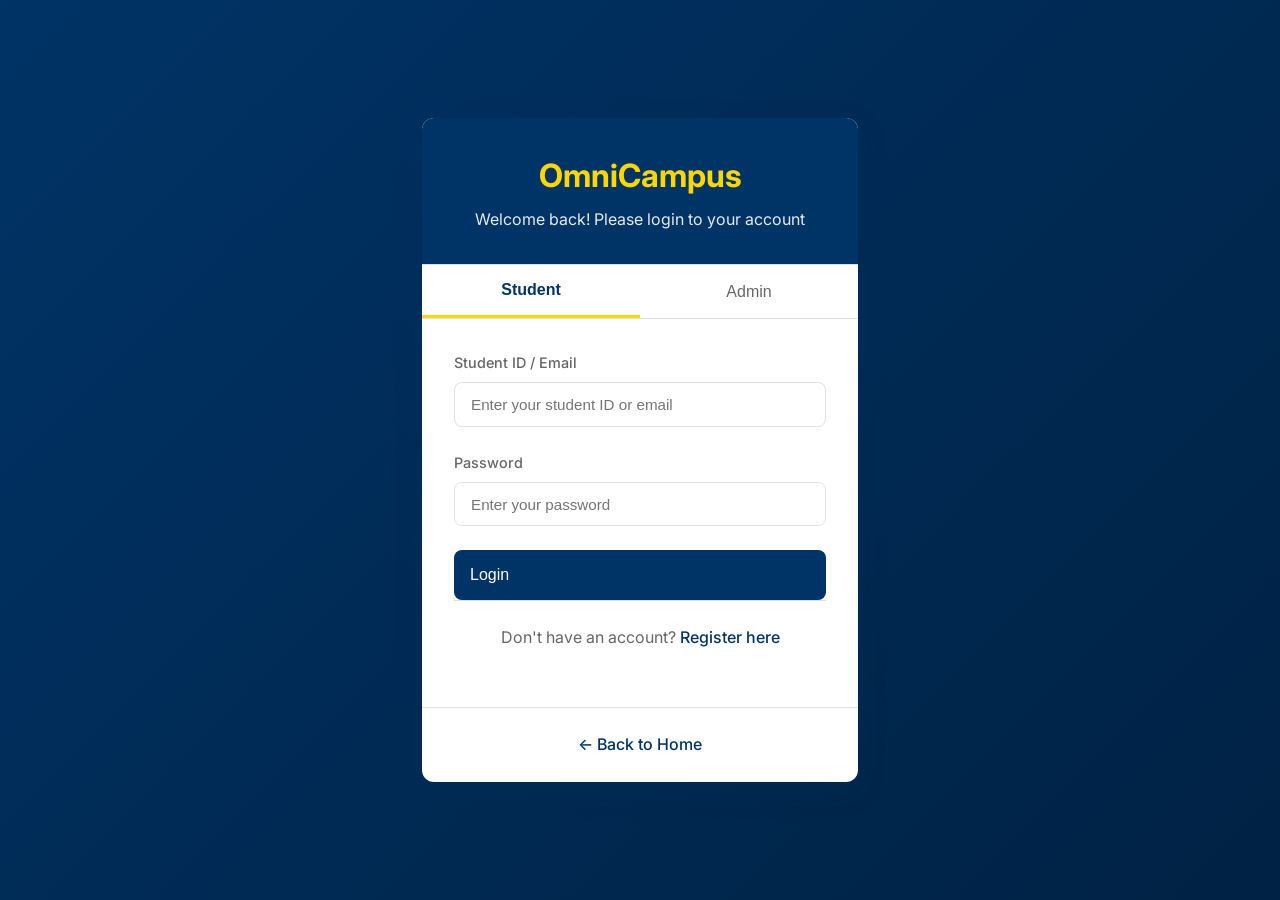
<file: clubs.html>
<!DOCTYPE html>
<html lang="en">
<head>
    <meta charset="UTF-8">
    <meta name="viewport" content="width=device-width, initial-scale=1.0">
    <title>Clubs - OmniCampus</title>
    <link rel="stylesheet" href="css/style.css">
    <link href="https://fonts.googleapis.com/css2?family=Inter:wght@300;400;500;600;700&display=swap" rel="stylesheet">
    <link rel="stylesheet" href="https://cdnjs.cloudflare.com/ajax/libs/font-awesome/6.4.0/css/all.min.css">
</head>
<body>
    <div class="app-container">
       <!-- Replace just the sidebar section in your existing clubs.html -->
<aside class="sidebar">
    <div class="sidebar-header">
        <h2>OmniCampus</h2>
        <p>STUDENT PORTAL</p>
    </div>
    <nav class="sidebar-nav">
        <ul>
            <li><a href="dashboard.html"><i class="fas fa-home"></i> Dashboard</a></li>
            <li><a href="library.html"><i class="fas fa-book"></i> Library</a></li>
            <li><a href="lost-found.html"><i class="fas fa-search"></i> Lost & Found</a></li>
            <li class="active"><a href="clubs.html"><i class="fas fa-users"></i> Clubs</a></li>
            <li><a href="medical.html"><i class="fas fa-hospital"></i> Medical</a></li>
            <li><a href="#" onclick="logout(); return false;"><i class="fas fa-sign-out-alt"></i> Logout</a></li>
        </ul>
    </nav>
    <div class="sidebar-footer">
        <div id="userInfo" class="user-info">
            <p><strong>Loading...</strong></p>
        </div>
    </div>
</aside>

        <main class="main-content">
            <div class="content-header">
                <h1>Student Clubs</h1>
                <p>Join clubs, attend events, and connect with peers</p>
            </div>

            <div class="tabs">
                <button class="tab-btn active" onclick="switchTab('all-clubs')">All Clubs</button>
                <button class="tab-btn" onclick="switchTab('my-clubs')">My Clubs</button>
                <button class="tab-btn" onclick="switchTab('events')">Events</button>
            </div>

            <div id="all-clubs" class="tab-content active">
                <div class="clubs-grid" id="clubsGrid"></div>
            </div>

            <div id="my-clubs" class="tab-content">
                <div class="clubs-grid" id="myClubsGrid"></div>
            </div>

            <div id="events" class="tab-content">
                <div class="events-list" id="eventsList"></div>
            </div>
        </main>
    </div>

    <!-- Club Details Modal -->
    <div id="clubModal" class="modal">
        <div class="modal-content modal-lg">
            <div class="modal-header">
                <h2 id="clubModalTitle">Club Details</h2>
                <button class="close-btn" onclick="closeModal('clubModal')"><i class="fas fa-times"></i></button>
            </div>
            <div class="modal-body" id="clubModalBody"></div>
        </div>
    </div>

    <!-- Pay Dues Modal -->
    <div id="payDuesModal" class="modal">
        <div class="modal-content">
            <div class="modal-header">
                <h2><i class="fas fa-money-bill"></i> Pay Club Dues</h2>
                <button class="close-btn" onclick="closeModal('payDuesModal')"><i class="fas fa-times"></i></button>
            </div>
            <div class="modal-body">
                <form id="payDuesForm">
                    <div class="form-group">
                        <label>Club</label>
                        <input type="text" id="duesClubName" readonly>
                    </div>
                    <div class="form-group">
                        <label>Amount (KES)</label>
                        <input type="number" id="duesAmount" value="500" readonly>
                    </div>
                    <div class="mpesa-info">
                        <p><strong>Paybill:</strong> 123456</p>
                        <p><strong>Account:</strong> <span id="duesAccount"></span></p>
                    </div>
                    <button type="submit" class="btn-primary btn-block">Pay via M-Pesa</button>
                </form>
            </div>
        </div>
    </div>

    <script src="js/auth.js"></script>
    <script>
        // Clubs data
        let clubs = [
            { id: 1, name: 'DevClub', description: 'Software development and coding club. Learn, build, and compete!', category: 'Technology', members: 45, contactEmail: 'devclub@omnicampus.edu', dues: 500, events: ['Hackathon 2025', 'Python Workshop'] },
            { id: 2, name: 'Business Club', description: 'Entrepreneurship, networking, and business skills development.', category: 'Business', members: 32, contactEmail: 'business@omnicampus.edu', dues: 300, events: ['Pitch Night', 'Marketing Seminar'] },
            { id: 3, name: 'AI/ML Society', description: 'Artificial Intelligence and Machine Learning enthusiasts.', category: 'Technology', members: 28, contactEmail: 'aiml@omnicampus.edu', dues: 400, events: ['AI Ethics Discussion', 'ML Workshop'] },
            { id: 4, name: 'Robotics Club', description: 'Build and program robots for competitions.', category: 'Engineering', members: 25, contactEmail: 'robotics@omnicampus.edu', dues: 600, events: ['Robot Building', 'Arduino Workshop'] }
        ];

        let myClubs = [];
        let clubMemberships = [];
        let duesPayments = [];

        // Get current user
        const currentUser = getCurrentUser();

        document.addEventListener('DOMContentLoaded', function() {
            displayAllClubs();
            displayMyClubs();
            displayEvents();
        });

        function displayAllClubs() {
            const grid = document.getElementById('clubsGrid');
            
            grid.innerHTML = clubs.map(club => {
                const isMember = myClubs.some(c => c.id === club.id);
                const hasPaidDues = clubMemberships.some(m => m.clubId === club.id && m.paid);
                
                return `
                    <div class="club-card">
                        <div class="club-header">
                            <div class="club-icon">
                                <i class="fas ${getClubIcon(club.category)}"></i>
                            </div>
                            <h3>${club.name}</h3>
                        </div>
                        <p class="club-description">${club.description}</p>
                        <div class="club-meta">
                            <span><i class="fas fa-tag"></i> ${club.category}</span>
                            <span><i class="fas fa-user-friends"></i> ${club.members} members</span>
                        </div>
                        ${isMember ? `
                            <div class="club-status">
                                <span class="status-badge status-active"><i class="fas fa-check"></i> Member</span>
                                ${!hasPaidDues ? '<span class="status-badge status-warning">Dues pending</span>' : ''}
                            </div>
                        ` : ''}
                        <div class="club-actions">
                            ${isMember ? 
                                `<button class="btn-view" onclick="viewClub(${club.id})"><i class="fas fa-eye"></i> View</button>
                                 <button class="btn-join" onclick="payDues(${club.id}, '${club.name}', ${club.dues})" ${hasPaidDues ? 'disabled style="opacity:0.5"' : ''}>
                                    <i class="fas fa-money-bill"></i> ${hasPaidDues ? 'Paid' : 'Pay Dues'}
                                 </button>` :
                                `<button class="btn-join" onclick="joinClub(${club.id})"><i class="fas fa-plus"></i> Join Club</button>
                                 <button class="btn-view" onclick="viewClub(${club.id})"><i class="fas fa-eye"></i> View</button>`
                            }
                        </div>
                    </div>
                `;
            }).join('');
        }

        function displayMyClubs() {
            const grid = document.getElementById('myClubsGrid');
            
            if (myClubs.length === 0) {
                grid.innerHTML = '<p class="text-center">You haven\'t joined any clubs yet. Browse and join clubs above!</p>';
                return;
            }
            
            grid.innerHTML = myClubs.map(club => {
                const hasPaidDues = clubMemberships.some(m => m.clubId === club.id && m.paid);
                
                return `
                    <div class="club-card">
                        <div class="club-header">
                            <div class="club-icon">
                                <i class="fas ${getClubIcon(club.category)}"></i>
                            </div>
                            <h3>${club.name}</h3>
                        </div>
                        <p class="club-description">${club.description}</p>
                        <div class="club-meta">
                            <span><i class="fas fa-tag"></i> ${club.category}</span>
                            <span><i class="fas fa-user-friends"></i> ${club.members} members</span>
                        </div>
                        <div class="club-status">
                            <span class="status-badge status-active"><i class="fas fa-check"></i> Active Member</span>
                            ${hasPaidDues ? 
                                '<span class="status-badge status-active"><i class="fas fa-check-circle"></i> Dues Paid</span>' : 
                                '<span class="status-badge status-warning"><i class="fas fa-exclamation-triangle"></i> Dues Pending</span>'
                            }
                        </div>
                        <div class="club-actions">
                            <button class="btn-view" onclick="viewClub(${club.id})"><i class="fas fa-eye"></i> Details</button>
                            ${!hasPaidDues ? 
                                `<button class="btn-join" onclick="payDues(${club.id}, '${club.name}', ${club.dues})">
                                    <i class="fas fa-money-bill"></i> Pay Dues (KES ${club.dues})
                                </button>` : ''
                            }
                        </div>
                    </div>
                `;
            }).join('');
        }

        function joinClub(clubId) {
            const club = clubs.find(c => c.id === clubId);
            if (!club) return;
            
            // Check if already a member
            if (myClubs.some(c => c.id === clubId)) {
                showNotification(`You're already a member of ${club.name}!`, 'info');
                return;
            }
            
            // Add to my clubs
            myClubs.push(club);
            
            // Add to memberships
            clubMemberships.push({
                clubId: clubId,
                joinedDate: new Date().toISOString().split('T')[0],
                paid: false
            });
            
            // Update club member count
            club.members += 1;
            
            showNotification(`You've successfully joined ${club.name}!`, 'success');
            displayAllClubs();
            displayMyClubs();
        }

        function viewClub(clubId) {
            const club = clubs.find(c => c.id === clubId);
            if (!club) return;
            
            const isMember = myClubs.some(c => c.id === clubId);
            const membership = clubMemberships.find(m => m.clubId === clubId);
            
            const modalBody = document.getElementById('clubModalBody');
            modalBody.innerHTML = `
                <div class="club-details">
                    <h3>${club.name}</h3>
                    <p>${club.description}</p>
                    
                    <div class="details-grid">
                        <div class="detail-item">
                            <label>Category</label>
                            <p>${club.category}</p>
                        </div>
                        <div class="detail-item">
                            <label>Total Members</label>
                            <p>${club.members}</p>
                        </div>
                        <div class="detail-item">
                            <label>Contact Email</label>
                            <p>${club.contactEmail}</p>
                        </div>
                        <div class="detail-item">
                            <label>Annual Dues</label>
                            <p>KES ${club.dues}</p>
                        </div>
                    </div>
                    
                    ${isMember ? `
                        <div class="membership-info">
                            <h4>Your Membership</h4>
                            <p><strong>Joined:</strong> ${membership?.joinedDate || 'N/A'}</p>
                            <p><strong>Dues Status:</strong> 
                                <span class="status-badge ${membership?.paid ? 'status-active' : 'status-warning'}">
                                    ${membership?.paid ? 'Paid' : 'Pending'}
                                </span>
                            </p>
                        </div>
                    ` : ''}
                    
                    <h4>Upcoming Events</h4>
                    <div class="events-list">
                        ${club.events.map(event => `
                            <div class="event-item">
                                <div class="event-info">
                                    <h5>${event}</h5>
                                    <button class="btn-secondary btn-small" onclick="rsvpEvent('${event}')">RSVP</button>
                                </div>
                            </div>
                        `).join('')}
                    </div>
                </div>
            `;
            
            openModal('clubModal');
        }

        function payDues(clubId, clubName, amount) {
            document.getElementById('duesClubName').value = clubName;
            document.getElementById('duesAmount').value = amount;
            document.getElementById('duesAccount').textContent = 'STU' + Math.floor(Math.random() * 10000);
            window.currentClubId = clubId;
            openModal('payDuesModal');
        }

        document.getElementById('payDuesForm')?.addEventListener('submit', function(e) {
            e.preventDefault();
            
            const clubId = window.currentClubId;
            const clubName = document.getElementById('duesClubName').value;
            const amount = document.getElementById('duesAmount').value;
            
            // Record payment
            const payment = {
                id: Date.now(),
                clubId: clubId,
                clubName: clubName,
                amount: amount,
                paymentDate: new Date().toISOString().split('T')[0],
                transactionId: 'MP' + Math.floor(Math.random() * 1000000)
            };
            
            duesPayments.push(payment);
            
            // Update membership
            const membership = clubMemberships.find(m => m.clubId === clubId);
            if (membership) {
                membership.paid = true;
                membership.paymentDate = payment.paymentDate;
            }
            
            showNotification(`Dues paid successfully! Transaction ID: ${payment.transactionId}`, 'success');
            closeModal('payDuesModal');
            displayAllClubs();
            displayMyClubs();
        });

        function displayEvents() {
            const eventsList = document.getElementById('eventsList');
            
            // Collect all events from all clubs
            const allEvents = [];
            clubs.forEach(club => {
                club.events.forEach(event => {
                    allEvents.push({
                        clubName: club.name,
                        eventName: event,
                        date: getRandomFutureDate(),
                        location: getEventLocation(club.category)
                    });
                });
            });
            
            eventsList.innerHTML = allEvents.map(event => `
                <div class="event-card">
                    <div class="event-date-badge">${formatDate(event.date)}</div>
                    <div class="event-details">
                        <h3>${event.eventName}</h3>
                        <p class="event-club"><i class="fas fa-users"></i> ${event.clubName}</p>
                        <p class="event-location"><i class="fas fa-map-marker-alt"></i> ${event.location}</p>
                        <button class="btn-primary" onclick="rsvpEvent('${event.eventName}')">
                            <i class="fas fa-check"></i> RSVP
                        </button>
                    </div>
                </div>
            `).join('');
        }

        function rsvpEvent(eventName) {
            showNotification(`RSVP confirmed for ${eventName}! Check your email for details.`, 'success');
        }

        function getClubIcon(category) {
            const icons = {
                'Technology': 'fa-code',
                'Business': 'fa-briefcase',
                'Engineering': 'fa-cogs',
                'Arts': 'fa-paint-brush',
                'Sports': 'fa-futbol'
            };
            return icons[category] || 'fa-users';
        }

        function getRandomFutureDate() {
            const date = new Date();
            date.setDate(date.getDate() + Math.floor(Math.random() * 30) + 5);
            return date.toISOString().split('T')[0];
        }

        function getEventLocation(category) {
            const locations = {
                'Technology': 'Engineering Building, Lab 101',
                'Business': 'Business School, Auditorium',
                'Engineering': 'Engineering Building, Workshop',
                'Arts': 'Arts Center, Studio',
                'Sports': 'Sports Complex'
            };
            return locations[category] || 'Main Campus';
        }

        function formatDate(dateString) {
            const options = { month: 'short', day: 'numeric', year: 'numeric' };
            return new Date(dateString).toLocaleDateString(undefined, options);
        }

        function openModal(modalId) {
            document.getElementById(modalId).classList.add('active');
        }

        function closeModal(modalId) {
            document.getElementById(modalId).classList.remove('active');
        }

        function switchTab(tab) {
            document.querySelectorAll('.tab-btn').forEach(btn => btn.classList.remove('active'));
            document.querySelectorAll('.tab-content').forEach(content => content.classList.remove('active'));
            
            event.target.classList.add('active');
            
            const contentId = tab === 'all-clubs' ? 'all-clubs' :
                             tab === 'my-clubs' ? 'my-clubs' : 'events';
            
            document.getElementById(contentId).classList.add('active');
        }

        function showNotification(message, type) {
            const notification = document.createElement('div');
            notification.className = `notification notification-${type}`;
            notification.innerHTML = `
                <i class="fas fa-${type === 'success' ? 'check-circle' : 'info-circle'}"></i>
                <span>${message}</span>
            `;
            notification.style.cssText = `
                position: fixed;
                top: 20px;
                right: 20px;
                background: ${type === 'success' ? '#27ae60' : '#3498db'};
                color: white;
                padding: 15px 25px;
                border-radius: 8px;
                box-shadow: 0 4px 12px rgba(0,0,0,0.3);
                z-index: 9999;
                animation: slideIn 0.3s ease;
            `;
            
            document.body.appendChild(notification);
            
            setTimeout(() => {
                notification.style.animation = 'slideOut 0.3s ease';
                setTimeout(() => notification.remove(), 300);
            }, 3000);
        }
    </script>
</body>
</html>
</file>
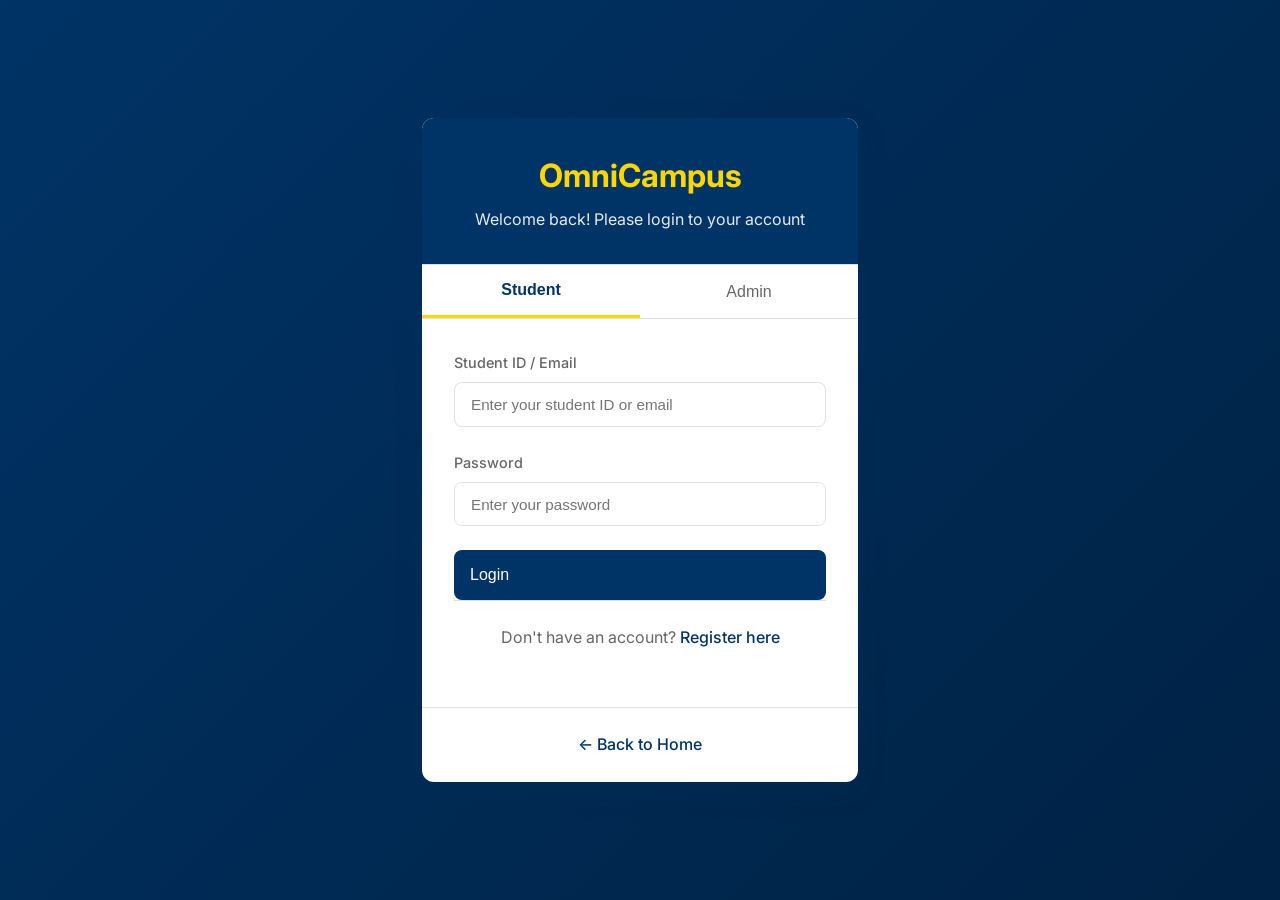
<file: library.html>
<!DOCTYPE html>
<html lang="en">
<head>
    <meta charset="UTF-8">
    <meta name="viewport" content="width=device-width, initial-scale=1.0">
    <title>Library - OmniCampus</title>
    <link rel="stylesheet" href="css/style.css">
    <link href="https://fonts.googleapis.com/css2?family=Inter:wght@300;400;500;600;700&display=swap" rel="stylesheet">
    <link rel="stylesheet" href="https://cdnjs.cloudflare.com/ajax/libs/font-awesome/6.4.0/css/all.min.css">
</head>
<body>
    <div class="app-container">
<aside class="sidebar">
    <div class="sidebar-header">
        <h2>OmniCampus</h2>
        <p>STUDENT PORTAL</p>
    </div>
    <nav class="sidebar-nav">
        <ul>
            <li><a href="dashboard.html"><i class="fas fa-home"></i> Dashboard</a></li>
            <li class="active"><a href="library.html"><i class="fas fa-book"></i> Library</a></li>
            <li><a href="lost-found.html"><i class="fas fa-search"></i> Lost & Found</a></li>
            <li><a href="clubs.html"><i class="fas fa-users"></i> Clubs</a></li>
            <li><a href="medical.html"><i class="fas fa-hospital"></i> Medical</a></li>
            <li><a href="#" onclick="logout(); return false;"><i class="fas fa-sign-out-alt"></i> Logout</a></li>
        </ul>
    </nav>
    <div class="sidebar-footer">
        <div id="userInfo" class="user-info">
            <p><strong>Loading...</strong></p>
        </div>
    </div>
</aside>

        <main class="main-content">
            <div class="content-header">
                <h1>Library Management</h1>
                <div class="header-actions">
                    <button class="btn-primary" onclick="openRequestModal()"><i class="fas fa-plus"></i> Request Book</button>
                </div>
            </div>

            <div class="search-section">
                <div class="search-container">
                    <i class="fas fa-search search-icon"></i>
                    <input type="text" id="searchBooks" placeholder="Search by title, author..." onkeyup="searchBooks()">
                </div>
                <select id="categoryFilter" onchange="filterByCategory()">
                    <option value="">All Categories</option>
                    <option value="Computer Science">Computer Science</option>
                    <option value="Programming">Programming</option>
                    <option value="Business">Business</option>
                    <option value="Engineering">Engineering</option>
                </select>
            </div>

            <div class="tabs">
                <button class="tab-btn active" onclick="switchTab('available')">Available Books</button>
                <button class="tab-btn" onclick="switchTab('myLoans')">My Loans</button>
                <button class="tab-btn" onclick="switchTab('myRequests')">My Requests</button>
            </div>

            <div id="available-books" class="tab-content active">
                <div class="books-grid" id="booksGrid">
                    <!-- Books will be loaded here by JavaScript -->
                </div>
            </div>

            <div id="my-loans" class="tab-content">
                <div class="loans-summary">
                    <div class="summary-card">
                        <h3>Currently Issued</h3>
                        <p id="currentLoansCount">0</p>
                    </div>
                    <div class="summary-card">
                        <h3>Total Fines</h3>
                        <p id="totalFines">KES 0</p>
                    </div>
                </div>
                <table class="data-table">
                    <thead>
                        <tr>
                            <th>Book</th>
                            <th>Issue Date</th>
                            <th>Due Date</th>
                            <th>Status</th>
                            <th>Fine</th>
                        </tr>
                    </thead>
                    <tbody id="myLoansTable">
                        <tr><td colspan="5" class="text-center">No active loans</td></tr>
                    </tbody>
                </table>
            </div>

            <div id="my-requests" class="tab-content">
                <table class="data-table">
                    <thead>
                        <tr>
                            <th>Book Title</th>
                            <th>Author</th>
                            <th>Request Date</th>
                            <th>Status</th>
                        </tr>
                    </thead>
                    <tbody id="myRequestsTable">
                        <tr><td colspan="4" class="text-center">No requests yet</td></tr>
                    </tbody>
                </table>
            </div>
        </main>
    </div>

    <!-- Request Book Modal -->
    <div id="requestModal" class="modal">
        <div class="modal-content">
            <div class="modal-header">
                <h2><i class="fas fa-book"></i> Request Book</h2>
                <button class="close-btn" onclick="closeModal('requestModal')"><i class="fas fa-times"></i></button>
            </div>
            <div class="modal-body">
                <form id="requestForm">
                    <div class="form-group">
                        <label>Book Title</label>
                        <input type="text" id="requestTitle" required>
                    </div>
                    <div class="form-group">
                        <label>Author</label>
                        <input type="text" id="requestAuthor" required>
                    </div>
                    <div class="form-group">
                        <label>Reason for Request (Optional)</label>
                        <textarea id="requestReason" rows="3"></textarea>
                    </div>
                    <button type="submit" class="btn-primary btn-block">Submit Request</button>
                </form>
            </div>
        </div>
    </div>

    <script src="js/auth.js"></script>
    <script>
        // Library data storage
        let libraryBooks = [
            { id: 1, title: 'Introduction to Algorithms', author: 'Thomas H. Cormen', category: 'Computer Science', available: 3, total: 5 },
            { id: 2, title: 'Clean Code', author: 'Robert C. Martin', category: 'Programming', available: 2, total: 3 },
            { id: 3, title: 'The Pragmatic Programmer', author: 'David Thomas', category: 'Programming', available: 4, total: 4 },
            { id: 4, title: 'Design Patterns', author: 'Erich Gamma', category: 'Software Engineering', available: 1, total: 2 },
            { id: 5, title: 'Database System Concepts', author: 'Abraham Silberschatz', category: 'Computer Science', available: 3, total: 3 }
        ];

        let myLoans = [
            { id: 1, bookId: 1, bookTitle: 'Introduction to Algorithms', issueDate: '2025-03-01', dueDate: '2025-03-15', status: 'active', fine: 0 },
            { id: 2, bookId: 3, bookTitle: 'The Pragmatic Programmer', issueDate: '2025-03-10', dueDate: '2025-03-24', status: 'active', fine: 0 }
        ];

        let myRequests = [];

        // Load books on page load
        document.addEventListener('DOMContentLoaded', function() {
            displayBooks();
            updateLoansTable();
            updateRequestsTable();
            updateLoansCount();
        });

        function displayBooks() {
            const grid = document.getElementById('booksGrid');
            grid.innerHTML = libraryBooks.map(book => `
                <div class="book-card" data-category="${book.category}">
                    <div class="book-cover">
                        <i class="fas fa-book"></i>
                    </div>
                    <div class="book-info">
                        <h3>${book.title}</h3>
                        <p class="author">${book.author}</p>
                        <span class="category">${book.category}</span>
                        <span class="availability ${book.available > 0 ? 'available' : 'unavailable'}">
                            ${book.available > 0 ? book.available + ' available' : 'Not available'}
                        </span>
                        ${book.available > 0 ? 
                            `<button class="btn-request" onclick="requestSpecificBook('${book.title}', '${book.author}')">
                                <i class="fas fa-request-book"></i> Request
                            </button>` : 
                            `<button class="btn-request" disabled style="opacity:0.5; cursor:not-allowed;">
                                <i class="fas fa-times"></i> Unavailable
                            </button>`
                        }
                    </div>
                </div>
            `).join('');
        }

        function searchBooks() {
            const query = document.getElementById('searchBooks').value.toLowerCase();
            const books = document.querySelectorAll('.book-card');
            
            books.forEach(book => {
                const title = book.querySelector('h3').textContent.toLowerCase();
                const author = book.querySelector('.author').textContent.toLowerCase();
                book.style.display = (title.includes(query) || author.includes(query)) ? 'block' : 'none';
            });
        }

        function filterByCategory() {
            const category = document.getElementById('categoryFilter').value;
            const books = document.querySelectorAll('.book-card');
            
            books.forEach(book => {
                if (!category) {
                    book.style.display = 'block';
                } else {
                    const bookCategory = book.querySelector('.category').textContent;
                    book.style.display = bookCategory === category ? 'block' : 'none';
                }
            });
        }

        function requestSpecificBook(title, author) {
            document.getElementById('requestTitle').value = title;
            document.getElementById('requestAuthor').value = author;
            openRequestModal();
        }

        function openRequestModal() {
            document.getElementById('requestModal').classList.add('active');
        }

        function closeModal(modalId) {
            document.getElementById(modalId).classList.remove('active');
        }

        // Handle book request form submission
        document.getElementById('requestForm')?.addEventListener('submit', function(e) {
            e.preventDefault();
            
            const title = document.getElementById('requestTitle').value;
            const author = document.getElementById('requestAuthor').value;
            const reason = document.getElementById('requestReason').value;
            
            // Create new request
            const newRequest = {
                id: Date.now(),
                bookTitle: title,
                bookAuthor: author,
                requestDate: new Date().toISOString().split('T')[0],
                status: 'Pending',
                reason: reason
            };
            
            myRequests.push(newRequest);
            
            // Update the book's availability (decrease by 1)
            const book = libraryBooks.find(b => b.title === title && b.author === author);
            if (book && book.available > 0) {
                book.available -= 1;
            }
            
            // Refresh displays
            displayBooks();
            updateRequestsTable();
            
            // Show success and close modal
            showNotification('Book request submitted successfully! It will be reviewed by admin.', 'success');
            closeModal('requestModal');
            e.target.reset();
        });

        function updateRequestsTable() {
            const tbody = document.getElementById('myRequestsTable');
            
            if (myRequests.length === 0) {
                tbody.innerHTML = '<tr><td colspan="4" class="text-center">No requests yet</td></tr>';
                return;
            }
            
            tbody.innerHTML = myRequests.map(req => `
                <tr>
                    <td>${req.bookTitle}</td>
                    <td>${req.bookAuthor}</td>
                    <td>${req.requestDate}</td>
                    <td><span class="status-badge status-warning">${req.status}</span></td>
                </tr>
            `).join('');
        }

        function updateLoansTable() {
            const tbody = document.getElementById('myLoansTable');
            
            if (myLoans.length === 0) {
                tbody.innerHTML = '<tr><td colspan="5" class="text-center">No active loans</td></tr>';
                return;
            }
            
            tbody.innerHTML = myLoans.map(loan => {
                const today = new Date();
                const dueDate = new Date(loan.dueDate);
                const daysLeft = Math.ceil((dueDate - today) / (1000 * 60 * 60 * 24));
                
                let status = 'Active';
                let statusClass = 'status-active';
                let fine = 'KES 0';
                
                if (daysLeft < 0) {
                    status = 'Overdue';
                    statusClass = 'status-overdue';
                    fine = `KES ${Math.abs(daysLeft) * 50}`;
                } else if (daysLeft <= 3) {
                    status = 'Due Soon';
                    statusClass = 'status-warning';
                }
                
                return `
                    <tr>
                        <td>${loan.bookTitle}</td>
                        <td>${loan.issueDate}</td>
                        <td>${loan.dueDate}</td>
                        <td><span class="status-badge ${statusClass}">${status}</span></td>
                        <td>${fine}</td>
                    </tr>
                `;
            }).join('');
            
            updateLoansCount();
        }

        function updateLoansCount() {
            document.getElementById('currentLoansCount').textContent = myLoans.length;
            
            const totalFines = myLoans.reduce((sum, loan) => {
                const dueDate = new Date(loan.dueDate);
                const today = new Date();
                if (dueDate < today) {
                    const daysOverdue = Math.ceil((today - dueDate) / (1000 * 60 * 60 * 24));
                    return sum + (daysOverdue * 50);
                }
                return sum;
            }, 0);
            
            document.getElementById('totalFines').textContent = `KES ${totalFines}`;
        }

        function switchTab(tab) {
            document.querySelectorAll('.tab-btn').forEach(btn => btn.classList.remove('active'));
            document.querySelectorAll('.tab-content').forEach(content => content.classList.remove('active'));
            
            event.target.classList.add('active');
            
            if (tab === 'available') {
                document.getElementById('available-books').classList.add('active');
            } else if (tab === 'myLoans') {
                document.getElementById('my-loans').classList.add('active');
            } else {
                document.getElementById('my-requests').classList.add('active');
            }
        }

        function showNotification(message, type) {
            const notification = document.createElement('div');
            notification.className = `notification notification-${type}`;
            notification.innerHTML = `
                <i class="fas fa-${type === 'success' ? 'check-circle' : 'info-circle'}"></i>
                <span>${message}</span>
            `;
            notification.style.cssText = `
                position: fixed;
                top: 20px;
                right: 20px;
                background: ${type === 'success' ? '#27ae60' : '#3498db'};
                color: white;
                padding: 15px 25px;
                border-radius: 8px;
                box-shadow: 0 4px 12px rgba(0,0,0,0.3);
                z-index: 9999;
                animation: slideIn 0.3s ease;
            `;
            
            document.body.appendChild(notification);
            
            setTimeout(() => {
                notification.style.animation = 'slideOut 0.3s ease';
                setTimeout(() => notification.remove(), 300);
            }, 3000);
        }
    </script>
</body>
</html>
</file>
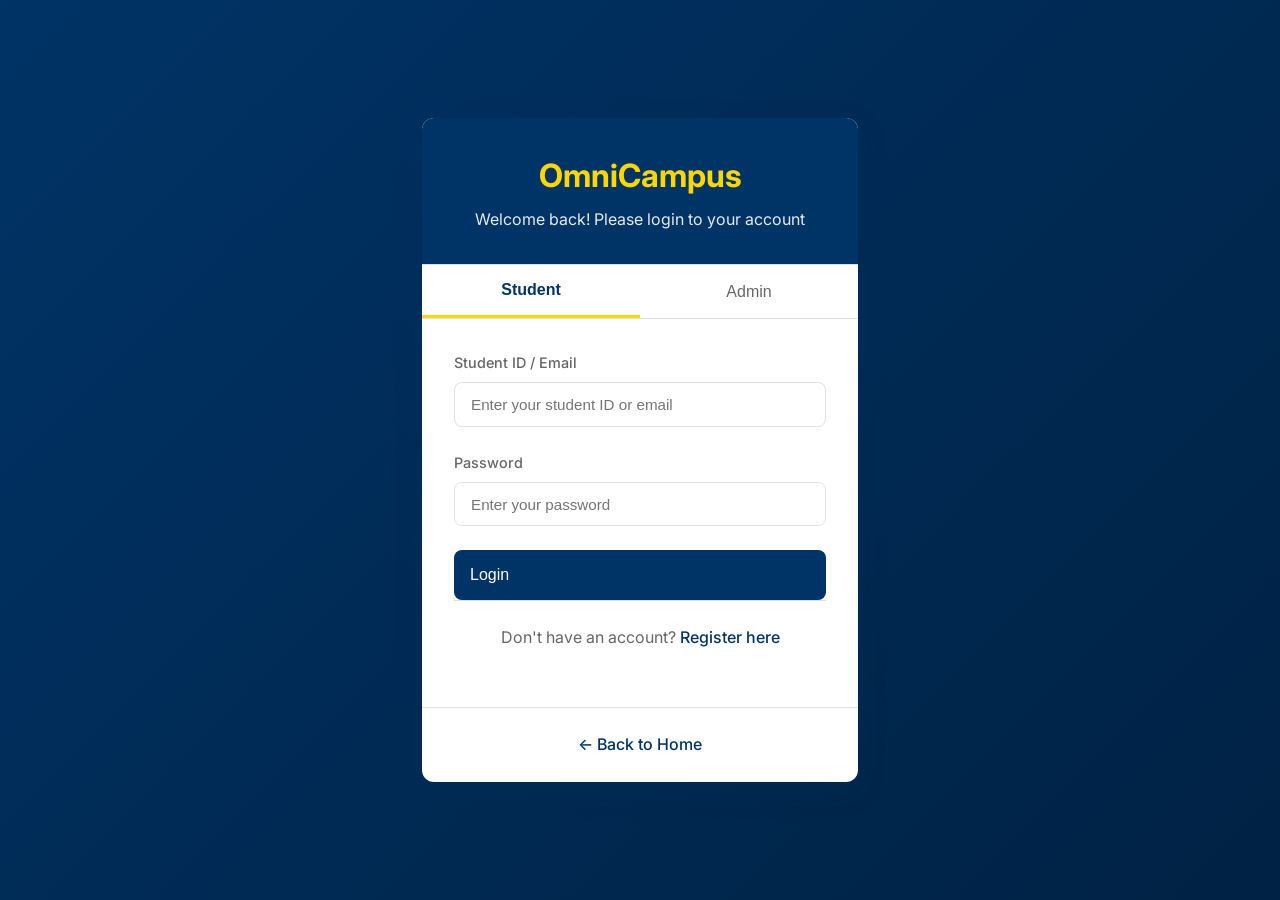
<file: login.html>
<!DOCTYPE html>
<html lang="en">
<head>
    <meta charset="UTF-8">
    <meta name="viewport" content="width=device-width, initial-scale=1.0">
    <title>Login - OmniCampus</title>
    <link rel="stylesheet" href="css/style.css">
    <link href="https://fonts.googleapis.com/css2?family=Inter:wght@300;400;500;600;700&display=swap" rel="stylesheet">
    <link rel="stylesheet" href="https://cdnjs.cloudflare.com/ajax/libs/font-awesome/6.4.0/css/all.min.css">
</head>
<body class="auth-body">
    <div class="auth-container">
        <div class="auth-card">
            <div class="auth-header">
                <h1>OmniCampus</h1>
                <p>Welcome back! Please login to your account</p>
            </div>
            
            <div class="auth-tabs">
                <button class="auth-tab active" onclick="switchTab('student')">Student</button>
                <button class="auth-tab" onclick="switchTab('admin')">Admin</button>
            </div>
            
            <!-- Student Login -->
            <div id="student-login" class="auth-form active">
                <form id="studentLoginForm">
                    <div class="form-group">
                        <label for="studentId">Student ID / Email</label>
                        <input type="text" id="studentId" placeholder="Enter your student ID or email" required>
                    </div>
                    <div class="form-group">
                        <label for="studentPassword">Password</label>
                        <input type="password" id="studentPassword" placeholder="Enter your password" required>
                    </div>
                    <button type="submit" class="btn-auth">Login</button>
                </form>
                <div id="studentLoginStatus" class="auth-status"></div>
                <div class="auth-footer">
                    <p>Don't have an account? <a href="register.html">Register here</a></p>
                </div>
            </div>
            
            <!-- Admin Login -->
            <div id="admin-login" class="auth-form">
                <form id="adminLoginForm">
                    <div class="form-group">
                        <label for="adminUsername">Username</label>
                        <input type="text" id="adminUsername" placeholder="Enter admin username" required>
                    </div>
                    <div class="form-group">
                        <label for="adminPassword">Password</label>
                        <input type="password" id="adminPassword" placeholder="Enter your password" required>
                    </div>
                    <button type="submit" class="btn-auth">Admin Login</button>
                </form>
                <div id="adminLoginStatus" class="auth-status"></div>
            </div>
            
            <div class="auth-footer">
                <p><a href="index.html">← Back to Home</a></p>
            </div>
        </div>
    </div>

    <script>
        // API base URL - relative to the current host
        const API_BASE = window.location.origin + '/api';

        // Switch between student and admin tabs
        function switchTab(tab) {
            document.querySelectorAll('.auth-tab').forEach(t => t.classList.remove('active'));
            document.querySelectorAll('.auth-form').forEach(f => f.classList.remove('active'));
            
            if (tab === 'student') {
                document.querySelectorAll('.auth-tab')[0].classList.add('active');
                document.getElementById('student-login').classList.add('active');
            } else {
                document.querySelectorAll('.auth-tab')[1].classList.add('active');
                document.getElementById('admin-login').classList.add('active');
            }
        }
        
        // Student Login Handler
        document.getElementById('studentLoginForm').addEventListener('submit', async function(e) {
            e.preventDefault();
            
            const statusDiv = document.getElementById('studentLoginStatus');
            const studentId = document.getElementById('studentId').value.trim();
            const password = document.getElementById('studentPassword').value;
            
            // Clear previous status
            statusDiv.className = 'auth-status';
            statusDiv.innerHTML = '';
            
            // Validate inputs
            if (!studentId || !password) {
                statusDiv.className = 'auth-status error show';
                statusDiv.innerHTML = '<i class="fas fa-exclamation-circle"></i> Please enter both Student ID and Password';
                return;
            }
            
            // Show loading
            statusDiv.className = 'auth-status show';
            statusDiv.innerHTML = '<i class="fas fa-spinner fa-spin"></i> Logging in...';
            
            try {
                console.log('Attempting login with:', { username: studentId });
                
                const response = await fetch(`${API_BASE}/student/login`, {
                    method: 'POST',
                    headers: {
                        'Content-Type': 'application/json'
                    },
                    body: JSON.stringify({
                        username: studentId,
                        password: password
                    })
                });
                
                const data = await response.json();
                console.log('Login response:', data);
                
                if (response.ok) {
                    // Store user data
                    localStorage.setItem('omnicampus_user', JSON.stringify(data));
                    localStorage.setItem('omnicampus_logged_in', 'true');
                    localStorage.setItem('omnicampus_login_time', Date.now().toString());
                    localStorage.setItem('token', data.token);
                    
                    statusDiv.className = 'auth-status success show';
                    statusDiv.innerHTML = '<i class="fas fa-check-circle"></i> Login successful! Redirecting...';
                    
                    setTimeout(() => {
                        window.location.href = 'dashboard.html';
                    }, 1000);
                } else {
                    statusDiv.className = 'auth-status error show';
                    statusDiv.innerHTML = `<i class="fas fa-exclamation-circle"></i> ${data.error || 'Invalid credentials'}`;
                }
            } catch (error) {
                console.error('Login error:', error);
                statusDiv.className = 'auth-status error show';
                statusDiv.innerHTML = '<i class="fas fa-exclamation-circle"></i> Connection error. Please make sure the server is running.';
            }
        });
        
        // Admin Login Handler
        document.getElementById('adminLoginForm').addEventListener('submit', async function(e) {
            e.preventDefault();
            
            const statusDiv = document.getElementById('adminLoginStatus');
            const username = document.getElementById('adminUsername').value.trim();
            const password = document.getElementById('adminPassword').value;
            
            // Clear previous status
            statusDiv.className = 'auth-status';
            statusDiv.innerHTML = '';
            
            // Validate inputs
            if (!username || !password) {
                statusDiv.className = 'auth-status error show';
                statusDiv.innerHTML = '<i class="fas fa-exclamation-circle"></i> Please enter username and password';
                return;
            }
            
            // Show loading
            statusDiv.className = 'auth-status show';
            statusDiv.innerHTML = '<i class="fas fa-spinner fa-spin"></i> Logging in...';
            
            try {
                console.log('Attempting admin login with:', { username });
                
                const response = await fetch(`${API_BASE}/admin/login`, {
                    method: 'POST',
                    headers: {
                        'Content-Type': 'application/json'
                    },
                    body: JSON.stringify({
                        username: username,
                        password: password
                    })
                });
                
                const data = await response.json();
                console.log('Admin login response:', data);
                
                if (response.ok) {
                    // Store admin data
                    localStorage.setItem('omnicampus_user', JSON.stringify(data));
                    localStorage.setItem('omnicampus_logged_in', 'true');
                    localStorage.setItem('omnicampus_login_time', Date.now().toString());
                    localStorage.setItem('token', data.token);
                    
                    // Store admin modules based on role
                    let modules = [];
                    switch(data.role) {
                        case 'super_admin':
                            modules = ['dashboard', 'library', 'lostfound', 'clubs', 'medical', 'users'];
                            break;
                        case 'library_admin':
                            modules = ['dashboard', 'library'];
                            break;
                        case 'lost_found_admin':
                            modules = ['dashboard', 'lostfound'];
                            break;
                        case 'clubs_admin':
                            modules = ['dashboard', 'clubs'];
                            break;
                        case 'medical_admin':
                            modules = ['dashboard', 'medical'];
                            break;
                        case 'user_admin':
                            modules = ['dashboard', 'users'];
                            break;
                        default:
                            modules = ['dashboard'];
                    }
                    localStorage.setItem('admin_modules', JSON.stringify(modules));
                    
                    statusDiv.className = 'auth-status success show';
                    statusDiv.innerHTML = '<i class="fas fa-check-circle"></i> Login successful! Redirecting...';
                    
                    setTimeout(() => {
                        window.location.href = 'admin/index.html';
                    }, 1000);
                } else {
                    statusDiv.className = 'auth-status error show';
                    statusDiv.innerHTML = `<i class="fas fa-exclamation-circle"></i> ${data.error || 'Invalid credentials'}`;
                }
            } catch (error) {
                console.error('Admin login error:', error);
                statusDiv.className = 'auth-status error show';
                statusDiv.innerHTML = '<i class="fas fa-exclamation-circle"></i> Connection error. Please make sure the server is running.';
            }
        });
        
        // Check if already logged in
        document.addEventListener('DOMContentLoaded', function() {
            const loggedIn = localStorage.getItem('omnicampus_logged_in');
            const user = localStorage.getItem('omnicampus_user');
            
            if (loggedIn === 'true' && user) {
                try {
                    const userData = JSON.parse(user);
                    if (userData.role === 'admin' || userData.role?.includes('_admin') || userData.role === 'super_admin') {
                        window.location.href = 'admin/index.html';
                    } else {
                        window.location.href = 'dashboard.html';
                    }
                } catch (e) {
                    // Invalid user data, clear it
                    localStorage.removeItem('omnicampus_user');
                    localStorage.removeItem('omnicampus_logged_in');
                }
            }
        });
    </script>
</body>
</html>
</file>
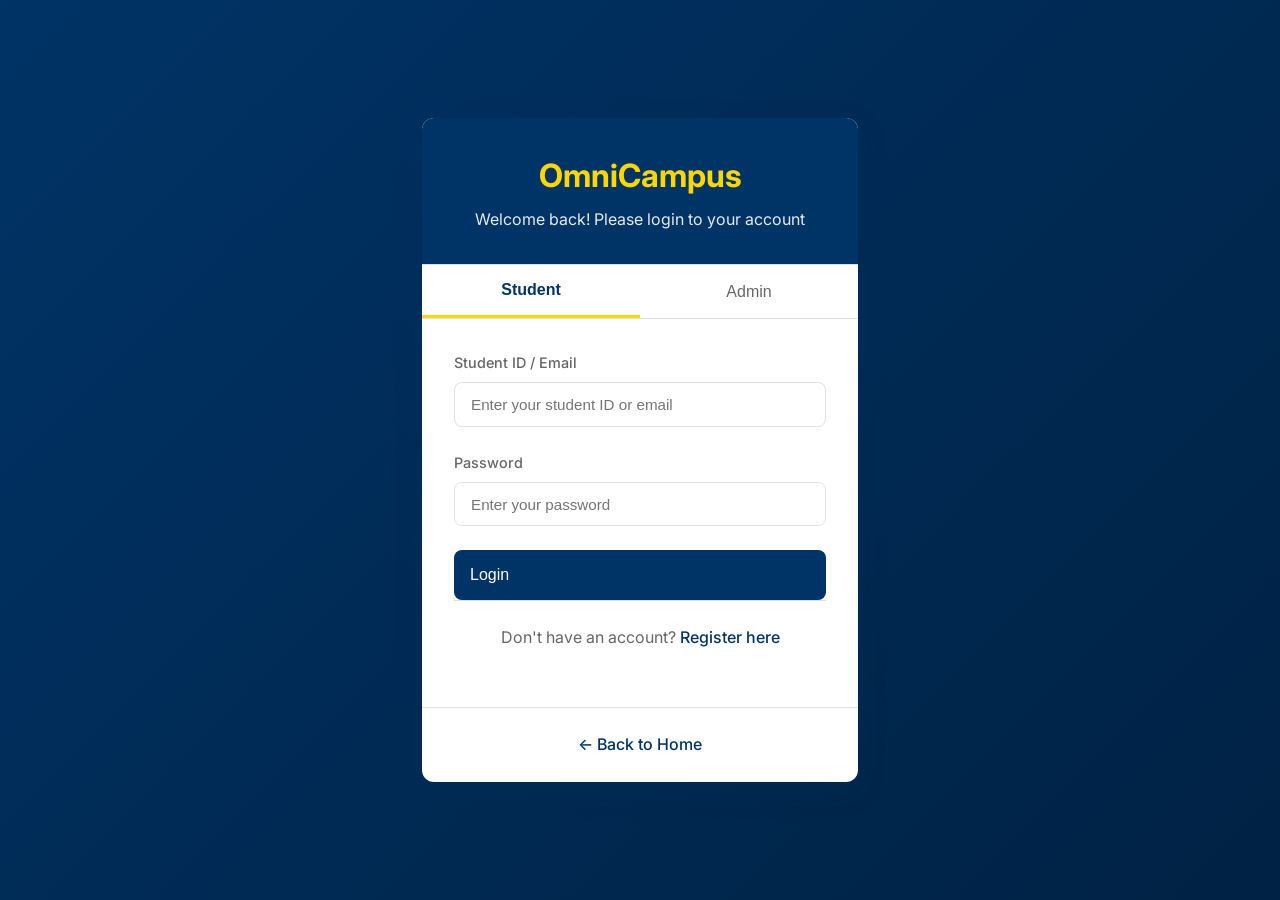
<file: lost-found.html>
<!DOCTYPE html>
<html lang="en">
<head>
    <meta charset="UTF-8">
    <meta name="viewport" content="width=device-width, initial-scale=1.0">
    <title>Lost & Found - OmniCampus</title>
    <link rel="stylesheet" href="css/style.css">
    <link href="https://fonts.googleapis.com/css2?family=Inter:wght@300;400;500;600;700&display=swap" rel="stylesheet">
    <link rel="stylesheet" href="https://cdnjs.cloudflare.com/ajax/libs/font-awesome/6.4.0/css/all.min.css">
</head>
<body>
    <div class="app-container">
        <!-- Replace just the sidebar section in your existing lost-found.html -->
<aside class="sidebar">
    <div class="sidebar-header">
        <h2>OmniCampus</h2>
        <p>STUDENT PORTAL</p>
    </div>
    <nav class="sidebar-nav">
        <ul>
            <li><a href="dashboard.html"><i class="fas fa-home"></i> Dashboard</a></li>
            <li><a href="library.html"><i class="fas fa-book"></i> Library</a></li>
            <li class="active"><a href="lost-found.html"><i class="fas fa-search"></i> Lost & Found</a></li>
            <li><a href="clubs.html"><i class="fas fa-users"></i> Clubs</a></li>
            <li><a href="medical.html"><i class="fas fa-hospital"></i> Medical</a></li>
            <li><a href="#" onclick="logout(); return false;"><i class="fas fa-sign-out-alt"></i> Logout</a></li>
        </ul>
    </nav>
    <div class="sidebar-footer">
        <div id="userInfo" class="user-info">
            <p><strong>Loading...</strong></p>
        </div>
    </div>
</aside>

        <main class="main-content">
            <div class="content-header">
                <h1>Lost & Found System</h1>
                <div class="header-actions">
                    <button class="btn-primary" onclick="openModal('reportLostModal')"><i class="fas fa-exclamation-triangle"></i> Report Lost</button>
                    <button class="btn-secondary" onclick="openModal('reportFoundModal')"><i class="fas fa-check-circle"></i> Report Found</button>
                </div>
            </div>

            <div class="stats-grid">
                <div class="stat-card">
                    <i class="fas fa-clock"></i>
                    <div class="stat-info">
                        <h3 id="lostCount">2</h3>
                        <p>Lost Items</p>
                    </div>
                </div>
                <div class="stat-card">
                    <i class="fas fa-check"></i>
                    <div class="stat-info">
                        <h3 id="foundCount">1</h3>
                        <p>Found Items</p>
                    </div>
                </div>
                <div class="stat-card">
                    <i class="fas fa-handshake"></i>
                    <div class="stat-info">
                        <h3 id="matchCount">1</h3>
                        <p>Potential Matches</p>
                    </div>
                </div>
                <div class="stat-card">
                    <i class="fas fa-percentage"></i>
                    <div class="stat-info">
                        <h3 id="recoveryRate">75%</h3>
                        <p>Recovery Rate</p>
                    </div>
                </div>
            </div>

            <div class="tabs">
                <button class="tab-btn active" onclick="switchTab('all')">All Items</button>
                <button class="tab-btn" onclick="switchTab('lost')">Lost Items</button>
                <button class="tab-btn" onclick="switchTab('found')">Found Items</button>
                <button class="tab-btn" onclick="switchTab('matches')">Potential Matches</button>
                <button class="tab-btn" onclick="switchTab('my')">My Reports</button>
            </div>

            <div id="all-items" class="tab-content active">
                <div class="search-section">
                    <div class="search-container">
                        <i class="fas fa-search search-icon"></i>
                        <input type="text" id="searchItems" placeholder="Search items..." onkeyup="filterItems()">
                    </div>
                </div>
                <table class="data-table">
                    <thead>
                        <tr>
                            <th>Type</th>
                            <th>Item</th>
                            <th>Description</th>
                            <th>Location</th>
                            <th>Date</th>
                            <th>Status</th>
                            <th>Actions</th>
                        </tr>
                    </thead>
                    <tbody id="itemsTable"></tbody>
                </table>
            </div>

            <div id="lost-items" class="tab-content">
                <div class="items-grid" id="lostItemsGrid"></div>
            </div>

            <div id="found-items" class="tab-content">
                <div class="items-grid" id="foundItemsGrid"></div>
            </div>

            <div id="matches-items" class="tab-content">
                <div class="matches-grid" id="matchesGrid"></div>
            </div>

            <div id="my-reports" class="tab-content">
                <div class="items-grid" id="myReportsGrid"></div>
            </div>
        </main>
    </div>

    <!-- Report Lost Modal -->
    <div id="reportLostModal" class="modal">
        <div class="modal-content">
            <div class="modal-header">
                <h2><i class="fas fa-exclamation-triangle"></i> Report Lost Item</h2>
                <button class="close-btn" onclick="closeModal('reportLostModal')"><i class="fas fa-times"></i></button>
            </div>
            <div class="modal-body">
                <form id="lostForm">
                    <div class="form-group">
                        <label>Item Name</label>
                        <input type="text" id="lostItemName" required>
                    </div>
                    <div class="form-group">
                        <label>Category</label>
                        <select id="lostCategory">
                            <option value="Electronics">Electronics</option>
                            <option value="Books">Books</option>
                            <option value="Clothing">Clothing</option>
                            <option value="Accessories">Accessories</option>
                            <option value="ID Cards">ID Cards</option>
                            <option value="Other">Other</option>
                        </select>
                    </div>
                    <div class="form-group">
                        <label>Description</label>
                        <textarea id="lostDescription" rows="3" placeholder="Color, brand, distinguishing features..." required></textarea>
                    </div>
                    <div class="form-group">
                        <label>Location Lost</label>
                        <input type="text" id="lostLocation" required>
                    </div>
                    <div class="form-group">
                        <label>Date Lost</label>
                        <input type="date" id="lostDate" required>
                    </div>
                    <button type="submit" class="btn-primary btn-block">Report Lost Item</button>
                </form>
            </div>
        </div>
    </div>

    <!-- Report Found Modal -->
    <div id="reportFoundModal" class="modal">
        <div class="modal-content">
            <div class="modal-header">
                <h2><i class="fas fa-check-circle"></i> Report Found Item</h2>
                <button class="close-btn" onclick="closeModal('reportFoundModal')"><i class="fas fa-times"></i></button>
            </div>
            <div class="modal-body">
                <form id="foundForm">
                    <div class="form-group">
                        <label>Item Name</label>
                        <input type="text" id="foundItemName" required>
                    </div>
                    <div class="form-group">
                        <label>Category</label>
                        <select id="foundCategory">
                            <option value="Electronics">Electronics</option>
                            <option value="Books">Books</option>
                            <option value="Clothing">Clothing</option>
                            <option value="Accessories">Accessories</option>
                            <option value="ID Cards">ID Cards</option>
                            <option value="Other">Other</option>
                        </select>
                    </div>
                    <div class="form-group">
                        <label>Description</label>
                        <textarea id="foundDescription" rows="3" placeholder="Color, brand, distinguishing features..." required></textarea>
                    </div>
                    <div class="form-group">
                        <label>Location Found</label>
                        <input type="text" id="foundLocation" required>
                    </div>
                    <div class="form-group">
                        <label>Date Found</label>
                        <input type="date" id="foundDate" required>
                    </div>
                    <button type="submit" class="btn-primary btn-block">Report Found Item</button>
                </form>
            </div>
        </div>
    </div>

    <script src="js/auth.js"></script>
    <script>
        // Lost & Found data storage
        let lostItems = [
            { id: 1, userId: 1, itemName: 'Laptop Charger', category: 'Electronics', description: 'Dell laptop charger, black', location: 'Library 2nd Floor', date: '2025-03-10', status: 'lost', reportedBy: 'John Doe' },
            { id: 2, userId: 2, itemName: 'Water Bottle', category: 'Accessories', description: 'Blue Hydro Flask, 32oz', location: 'Gym', date: '2025-03-12', status: 'lost', reportedBy: 'Jane Smith' }
        ];

        let foundItems = [
            { id: 1, userId: 3, itemName: 'USB Drive', category: 'Electronics', description: '32GB SanDisk, black', location: 'CS Lab', date: '2025-03-14', status: 'found', reportedBy: 'Mike Johnson' },
            { id: 2, userId: 4, itemName: 'Calculator', category: 'Electronics', description: 'Casio scientific calculator', location: 'Library', date: '2025-03-15', status: 'found', reportedBy: 'Sarah Wilson' }
        ];

        let myReports = [];

        // Get current user
        const currentUser = getCurrentUser();

        // Load items on page load
        document.addEventListener('DOMContentLoaded', function() {
            displayAllItems();
            updateStats();
            checkForMatches();
            loadMyReports();
        });

        function displayAllItems() {
            const tbody = document.getElementById('itemsTable');
            const allItems = [
                ...lostItems.map(item => ({ ...item, type: 'lost' })),
                ...foundItems.map(item => ({ ...item, type: 'found' }))
            ].sort((a, b) => new Date(b.date) - new Date(a.date));
            
            tbody.innerHTML = allItems.map(item => `
                <tr>
                    <td><span class="status-badge ${item.type === 'lost' ? 'status-overdue' : 'status-active'}">${item.type.toUpperCase()}</span></td>
                    <td>${item.itemName}</td>
                    <td>${item.description.substring(0, 30)}${item.description.length > 30 ? '...' : ''}</td>
                    <td>${item.location}</td>
                    <td>${formatDate(item.date)}</td>
                    <td><span class="status-badge ${item.type === 'lost' ? 'status-overdue' : 'status-active'}">${item.status}</span></td>
                    <td>
                        ${item.type === 'found' ? 
                            `<button class="btn-secondary" onclick="claimItem(${item.id})">Claim</button>` : 
                            (item.userId === currentUser?.id ? '<span class="text-muted">Your report</span>' : '')
                        }
                    </td>
                </tr>
            `).join('');
            
            // Update grids
            displayLostGrid();
            displayFoundGrid();
        }

        function displayLostGrid() {
            const grid = document.getElementById('lostItemsGrid');
            grid.innerHTML = lostItems.map(item => `
                <div class="item-card">
                    <h3>${item.itemName}</h3>
                    <p>${item.description}</p>
                    <p><i class="fas fa-map-marker-alt"></i> ${item.location}</p>
                    <p><i class="fas fa-calendar"></i> ${formatDate(item.date)}</p>
                    <p><small>Reported by: ${item.reportedBy}</small></p>
                </div>
            `).join('');
        }

        function displayFoundGrid() {
            const grid = document.getElementById('foundItemsGrid');
            grid.innerHTML = foundItems.map(item => `
                <div class="item-card">
                    <h3>${item.itemName}</h3>
                    <p>${item.description}</p>
                    <p><i class="fas fa-map-marker-alt"></i> ${item.location}</p>
                    <p><i class="fas fa-calendar"></i> ${formatDate(item.date)}</p>
                    <p><small>Reported by: ${item.reportedBy}</small></p>
                    <button class="btn-primary" onclick="claimItem(${item.id})" style="margin-top: 10px;">Claim This Item</button>
                </div>
            `).join('');
        }

        function claimItem(itemId) {
            const item = foundItems.find(i => i.id === itemId);
            if (!item) return;
            
            // Create claim request
            const claimRequest = {
                id: Date.now(),
                itemId: itemId,
                itemName: item.itemName,
                claimDate: new Date().toISOString().split('T')[0],
                status: 'Pending'
            };
            
            myReports.push(claimRequest);
            
            // Update item status
            item.status = 'claimed';
            
            showNotification(`Claim request for "${item.itemName}" submitted! Admin will review it.`, 'success');
            displayAllItems();
            checkForMatches();
            loadMyReports();
        }

        // Handle lost item form
        document.getElementById('lostForm')?.addEventListener('submit', function(e) {
            e.preventDefault();
            
            const newItem = {
                id: Date.now(),
                userId: currentUser?.id || 1,
                itemName: document.getElementById('lostItemName').value,
                category: document.getElementById('lostCategory').value,
                description: document.getElementById('lostDescription').value,
                location: document.getElementById('lostLocation').value,
                date: document.getElementById('lostDate').value,
                status: 'lost',
                reportedBy: currentUser?.name || 'Anonymous'
            };
            
            lostItems.push(newItem);
            
            showNotification('Lost item reported successfully!', 'success');
            closeModal('reportLostModal');
            displayAllItems();
            updateStats();
            checkForMatches();
            e.target.reset();
        });

        // Handle found item form
        document.getElementById('foundForm')?.addEventListener('submit', function(e) {
            e.preventDefault();
            
            const newItem = {
                id: Date.now(),
                userId: currentUser?.id || 1,
                itemName: document.getElementById('foundItemName').value,
                category: document.getElementById('foundCategory').value,
                description: document.getElementById('foundDescription').value,
                location: document.getElementById('foundLocation').value,
                date: document.getElementById('foundDate').value,
                status: 'found',
                reportedBy: currentUser?.name || 'Anonymous'
            };
            
            foundItems.push(newItem);
            
            showNotification('Found item reported successfully!', 'success');
            closeModal('reportFoundModal');
            displayAllItems();
            updateStats();
            checkForMatches();
            e.target.reset();
        });

        function checkForMatches() {
            const matches = [];
            
            lostItems.forEach(lost => {
                foundItems.forEach(found => {
                    if (lost.status === 'lost' && found.status === 'found') {
                        // Check for potential matches
                        if (lost.category === found.category && 
                            (lost.itemName.toLowerCase().includes(found.itemName.toLowerCase()) ||
                             found.itemName.toLowerCase().includes(lost.itemName.toLowerCase()))) {
                            matches.push({ lost, found, score: 0.8 });
                        }
                    }
                });
            });
            
            document.getElementById('matchCount').textContent = matches.length;
            displayMatches(matches);
        }

        function displayMatches(matches) {
            const grid = document.getElementById('matchesGrid');
            
            if (matches.length === 0) {
                grid.innerHTML = '<p class="text-center">No potential matches found yet</p>';
                return;
            }
            
            grid.innerHTML = matches.map(match => `
                <div class="match-card">
                    <h3>Potential Match Found!</h3>
                    <div class="match-items">
                        <div class="match-item">
                            <h4>Lost Item</h4>
                            <p><strong>${match.lost.itemName}</strong></p>
                            <p>${match.lost.description}</p>
                            <p>Location: ${match.lost.location}</p>
                            <p>Date: ${formatDate(match.lost.date)}</p>
                        </div>
                        <div class="match-arrow">
                            <i class="fas fa-arrow-right"></i>
                        </div>
                        <div class="match-item">
                            <h4>Found Item</h4>
                            <p><strong>${match.found.itemName}</strong></p>
                            <p>${match.found.description}</p>
                            <p>Location: ${match.found.location}</p>
                            <p>Date: ${formatDate(match.found.date)}</p>
                        </div>
                    </div>
                    <button class="btn-primary" onclick="notifyMatch(${match.lost.id}, ${match.found.id})">
                        <i class="fas fa-bell"></i> Notify Admin
                    </button>
                </div>
            `).join('');
        }

        function notifyMatch(lostId, foundId) {
            showNotification('Admin notified about potential match!', 'success');
        }

        function loadMyReports() {
            const grid = document.getElementById('myReportsGrid');
            
            if (myReports.length === 0) {
                grid.innerHTML = '<p class="text-center">You haven\'t made any claims yet</p>';
                return;
            }
            
            grid.innerHTML = myReports.map(report => `
                <div class="item-card">
                    <h3>Claim Request</h3>
                    <p><strong>Item:</strong> ${report.itemName}</p>
                    <p><strong>Date:</strong> ${report.claimDate}</p>
                    <p><strong>Status:</strong> <span class="status-badge status-warning">${report.status}</span></p>
                </div>
            `).join('');
        }

        function updateStats() {
            document.getElementById('lostCount').textContent = lostItems.length;
            document.getElementById('foundCount').textContent = foundItems.length;
            
            const claimedCount = lostItems.filter(i => i.status === 'claimed').length;
            const recoveryRate = lostItems.length > 0 ? Math.round((claimedCount / lostItems.length) * 100) : 0;
            document.getElementById('recoveryRate').textContent = recoveryRate + '%';
        }

        function filterItems() {
            const search = document.getElementById('searchItems').value.toLowerCase();
            const rows = document.querySelectorAll('#itemsTable tr');
            
            rows.forEach(row => {
                const text = row.textContent.toLowerCase();
                row.style.display = text.includes(search) ? '' : 'none';
            });
        }

        function formatDate(dateString) {
            const options = { year: 'numeric', month: 'short', day: 'numeric' };
            return new Date(dateString).toLocaleDateString(undefined, options);
        }

        function openModal(modalId) {
            document.getElementById(modalId).classList.add('active');
        }

        function closeModal(modalId) {
            document.getElementById(modalId).classList.remove('active');
        }

        function switchTab(tab) {
            document.querySelectorAll('.tab-btn').forEach(btn => btn.classList.remove('active'));
            document.querySelectorAll('.tab-content').forEach(content => content.classList.remove('active'));
            
            event.target.classList.add('active');
            
            const contentId = tab === 'all' ? 'all-items' :
                             tab === 'lost' ? 'lost-items' :
                             tab === 'found' ? 'found-items' :
                             tab === 'matches' ? 'matches-items' : 'my-reports';
            
            document.getElementById(contentId).classList.add('active');
        }

        function showNotification(message, type) {
            const notification = document.createElement('div');
            notification.className = `notification notification-${type}`;
            notification.innerHTML = `
                <i class="fas fa-${type === 'success' ? 'check-circle' : 'info-circle'}"></i>
                <span>${message}</span>
            `;
            notification.style.cssText = `
                position: fixed;
                top: 20px;
                right: 20px;
                background: ${type === 'success' ? '#27ae60' : '#3498db'};
                color: white;
                padding: 15px 25px;
                border-radius: 8px;
                box-shadow: 0 4px 12px rgba(0,0,0,0.3);
                z-index: 9999;
                animation: slideIn 0.3s ease;
            `;
            
            document.body.appendChild(notification);
            
            setTimeout(() => {
                notification.style.animation = 'slideOut 0.3s ease';
                setTimeout(() => notification.remove(), 300);
            }, 3000);
        }
    </script>
</body>
</html>
</file>
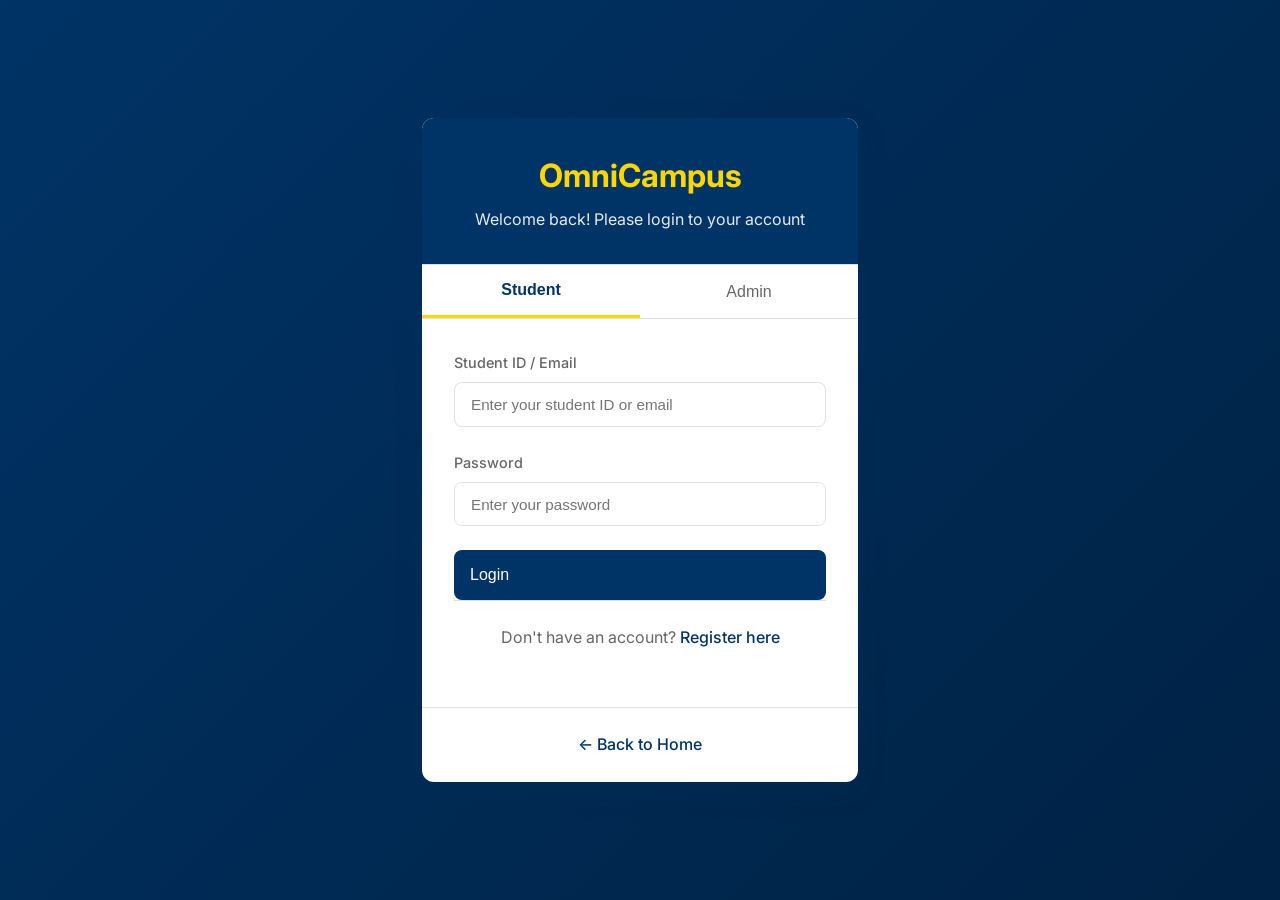
<file: medical.html>
<!DOCTYPE html>
<html lang="en">
<head>
    <meta charset="UTF-8">
    <meta name="viewport" content="width=device-width, initial-scale=1.0">
    <title>Medical Services - OmniCampus</title>
    <link rel="stylesheet" href="css/style.css">
    <link href="https://fonts.googleapis.com/css2?family=Inter:wght@300;400;500;600;700&display=swap" rel="stylesheet">
    <link rel="stylesheet" href="https://cdnjs.cloudflare.com/ajax/libs/font-awesome/6.4.0/css/all.min.css">
</head>
<body>
    <div class="app-container">
        <!-- Sidebar -->
        <aside class="sidebar">
            <div class="sidebar-header">
                <h2>OmniCampus</h2>
                <p>STUDENT PORTAL</p>
            </div>
            <nav class="sidebar-nav">
                <ul>
                    <li><a href="dashboard.html"><i class="fas fa-home"></i> Dashboard</a></li>
                    <li><a href="library.html"><i class="fas fa-book"></i> Library</a></li>
                    <li><a href="lost-found.html"><i class="fas fa-search"></i> Lost & Found</a></li>
                    <li><a href="clubs.html"><i class="fas fa-users"></i> Clubs</a></li>
                    <li class="active"><a href="medical.html"><i class="fas fa-hospital"></i> Medical</a></li>
                    <li><a href="#" onclick="logout(); return false;"><i class="fas fa-sign-out-alt"></i> Logout</a></li>
                </ul>
            </nav>
            <div class="sidebar-footer">
                <div id="userInfo" class="user-info">
                    <p><strong>Loading...</strong></p>
                </div>
            </div>
        </aside>

        <!-- Main Content -->
        <main class="main-content">
            <div class="content-header">
                <h1>Medical Services</h1>
                <p>Campus health center and wellness resources</p>
            </div>

            <!-- Emergency Banner -->
            <div class="emergency-banner">
                <div class="emergency-content">
                    <i class="fas fa-exclamation-triangle"></i>
                    <div>
                        <h3>Medical Emergency?</h3>
                        <p>Call campus security: <strong>+254 700 123 911</strong> or dial <strong>911</strong> from any campus phone</p>
                    </div>
                    <button class="btn-emergency" onclick="emergencyAlert()">
                        <i class="fas fa-ambulance"></i> EMERGENCY
                    </button>
                </div>
            </div>

            <!-- Stats Grid -->
            <div class="stats-grid">
                <div class="stat-card">
                    <i class="fas fa-calendar-check"></i>
                    <div class="stat-info">
                        <h3 id="upcomingAppointments">0</h3>
                        <p>Upcoming Appointments</p>
                    </div>
                </div>
                <div class="stat-card">
                    <i class="fas fa-history"></i>
                    <div class="stat-info">
                        <h3 id="pastAppointments">0</h3>
                        <p>Past Visits</p>
                    </div>
                </div>
                <div class="stat-card">
                    <i class="fas fa-file-medical"></i>
                    <div class="stat-info">
                        <h3 id="prescriptions">0</h3>
                        <p>Active Prescriptions</p>
                    </div>
                </div>
                <div class="stat-card">
                    <i class="fas fa-clock"></i>
                    <div class="stat-info">
                        <h3 id="waitTime">15</h3>
                        <p>Avg. Wait Time (min)</p>
                    </div>
                </div>
            </div>

            <!-- Quick Actions -->
            <div class="quick-actions-grid">
                <button class="action-card" onclick="openModal('bookAppointmentModal')">
                    <i class="fas fa-calendar-plus"></i>
                    <h3>Book Appointment</h3>
                    <p>Schedule a visit with our doctors</p>
                </button>
                <button class="action-card" onclick="loadMedicalRecords()">
                    <i class="fas fa-file-medical"></i>
                    <h3>Medical Records</h3>
                    <p>View your health records</p>
                </button>
                <button class="action-card" onclick="loadPrescriptions()">
                    <i class="fas fa-prescription"></i>
                    <h3>Prescriptions</h3>
                    <p>View and renew prescriptions</p>
                </button>
                <button class="action-card" onclick="loadInsuranceInfo()">
                    <i class="fas fa-id-card"></i>
                    <h3>Insurance Info</h3>
                    <p>View insurance details</p>
                </button>
            </div>

            <!-- Tabs -->
            <div class="tabs">
                <button class="tab-btn active" onclick="switchTab('appointments')">My Appointments</button>
                <button class="tab-btn" onclick="switchTab('doctors')">Doctors</button>
                <button class="tab-btn" onclick="switchTab('pharmacy')">Pharmacy</button>
                <button class="tab-btn" onclick="switchTab('resources')">Health Resources</button>
            </div>

            <!-- Appointments Tab -->
            <div id="appointments-tab" class="tab-content active">
                <div class="appointments-list" id="appointmentsList">
                    <div class="text-center">Loading appointments...</div>
                </div>
            </div>

            <!-- Doctors Tab -->
            <div id="doctors-tab" class="tab-content">
                <div class="doctors-grid" id="doctorsGrid">
                    <div class="text-center">Loading doctors...</div>
                </div>
            </div>

            <!-- Pharmacy Tab -->
            <div id="pharmacy-tab" class="tab-content">
                <div class="pharmacy-section">
                    <h3>Available Medications</h3>
                    <div class="medications-grid" id="medicationsGrid">
                        <div class="text-center">Loading medications...</div>
                    </div>
                </div>
            </div>

            <!-- Resources Tab -->
            <div id="resources-tab" class="tab-content">
                <div class="resources-grid" id="resourcesGrid">
                    <div class="text-center">Loading resources...</div>
                </div>
            </div>
        </main>
    </div>

    <!-- Book Appointment Modal -->
    <div id="bookAppointmentModal" class="modal">
        <div class="modal-content">
            <div class="modal-header">
                <h2><i class="fas fa-calendar-plus"></i> Book Appointment</h2>
                <button class="close-btn" onclick="closeModal('bookAppointmentModal')"><i class="fas fa-times"></i></button>
            </div>
            <div class="modal-body">
                <form id="appointmentForm">
                    <div class="form-group">
                        <label>Service Type</label>
                        <select id="serviceType" required>
                            <option value="">Select service</option>
                            <option value="General Checkup">General Checkup</option>
                            <option value="Counseling">Counseling</option>
                            <option value="Dental">Dental</option>
                            <option value="Eye Exam">Eye Exam</option>
                            <option value="Vaccination">Vaccination</option>
                            <option value="Lab Test">Lab Test</option>
                        </select>
                    </div>
                    <div class="form-group">
                        <label>Doctor</label>
                        <select id="doctorSelect" required>
                            <option value="">Select doctor</option>
                        </select>
                    </div>
                    <div class="form-row">
                        <div class="form-group">
                            <label>Date</label>
                            <input type="date" id="appointmentDate" required>
                        </div>
                        <div class="form-group">
                            <label>Time</label>
                            <select id="appointmentTime" required>
                                <option value="">Select time</option>
                                <option value="09:00">9:00 AM</option>
                                <option value="10:00">10:00 AM</option>
                                <option value="11:00">11:00 AM</option>
                                <option value="14:00">2:00 PM</option>
                                <option value="15:00">3:00 PM</option>
                                <option value="16:00">4:00 PM</option>
                            </select>
                        </div>
                    </div>
                    <div class="form-group">
                        <label>Reason for Visit</label>
                        <textarea id="visitReason" rows="3" placeholder="Briefly describe your symptoms or reason for visit"></textarea>
                    </div>
                    <button type="submit" class="btn-primary btn-block">Book Appointment</button>
                </form>
            </div>
        </div>
    </div>

    <!-- Medical Records Modal -->
    <div id="medicalRecordsModal" class="modal">
        <div class="modal-content modal-lg">
            <div class="modal-header">
                <h2><i class="fas fa-file-medical"></i> Medical Records</h2>
                <button class="close-btn" onclick="closeModal('medicalRecordsModal')"><i class="fas fa-times"></i></button>
            </div>
            <div class="modal-body">
                <div id="medicalRecordsList" class="records-list"></div>
            </div>
        </div>
    </div>

    <!-- Prescriptions Modal -->
    <div id="prescriptionsModal" class="modal">
        <div class="modal-content">
            <div class="modal-header">
                <h2><i class="fas fa-prescription"></i> My Prescriptions</h2>
                <button class="close-btn" onclick="closeModal('prescriptionsModal')"><i class="fas fa-times"></i></button>
            </div>
            <div class="modal-body">
                <div id="prescriptionsList" class="prescriptions-list"></div>
            </div>
        </div>
    </div>

    <!-- Insurance Modal -->
    <div id="insuranceModal" class="modal">
        <div class="modal-content">
            <div class="modal-header">
                <h2><i class="fas fa-id-card"></i> Insurance Information</h2>
                <button class="close-btn" onclick="closeModal('insuranceModal')"><i class="fas fa-times"></i></button>
            </div>
            <div class="modal-body">
                <div id="insuranceInfo" class="insurance-info"></div>
            </div>
        </div>
    </div>

    <!-- Emergency Confirmation Modal -->
    <div id="emergencyConfirmModal" class="modal">
        <div class="modal-content">
            <div class="modal-header" style="background: var(--usiu-red);">
                <h2><i class="fas fa-exclamation-triangle"></i> Confirm Emergency</h2>
                <button class="close-btn" onclick="closeModal('emergencyConfirmModal')"><i class="fas fa-times"></i></button>
            </div>
            <div class="modal-body">
                <div style="text-align: center; padding: 20px;">
                    <i class="fas fa-ambulance" style="font-size: 4rem; color: var(--usiu-red); margin-bottom: 20px;"></i>
                    <h3>Are you sure you need emergency assistance?</h3>
                    <p>This will alert campus security and medical staff immediately.</p>
                    <div style="display: flex; gap: 10px; margin-top: 20px;">
                        <button class="btn-secondary" style="flex: 1;" onclick="closeModal('emergencyConfirmModal')">Cancel</button>
                        <button class="btn-emergency" style="flex: 1;" onclick="confirmEmergency()">Yes, Send Help</button>
                    </div>
                </div>
            </div>
        </div>
    </div>

    <!-- Scripts -->
    <script src="js/auth.js"></script>
    <script src="js/medical.js"></script>
</body>
</html>
</file>
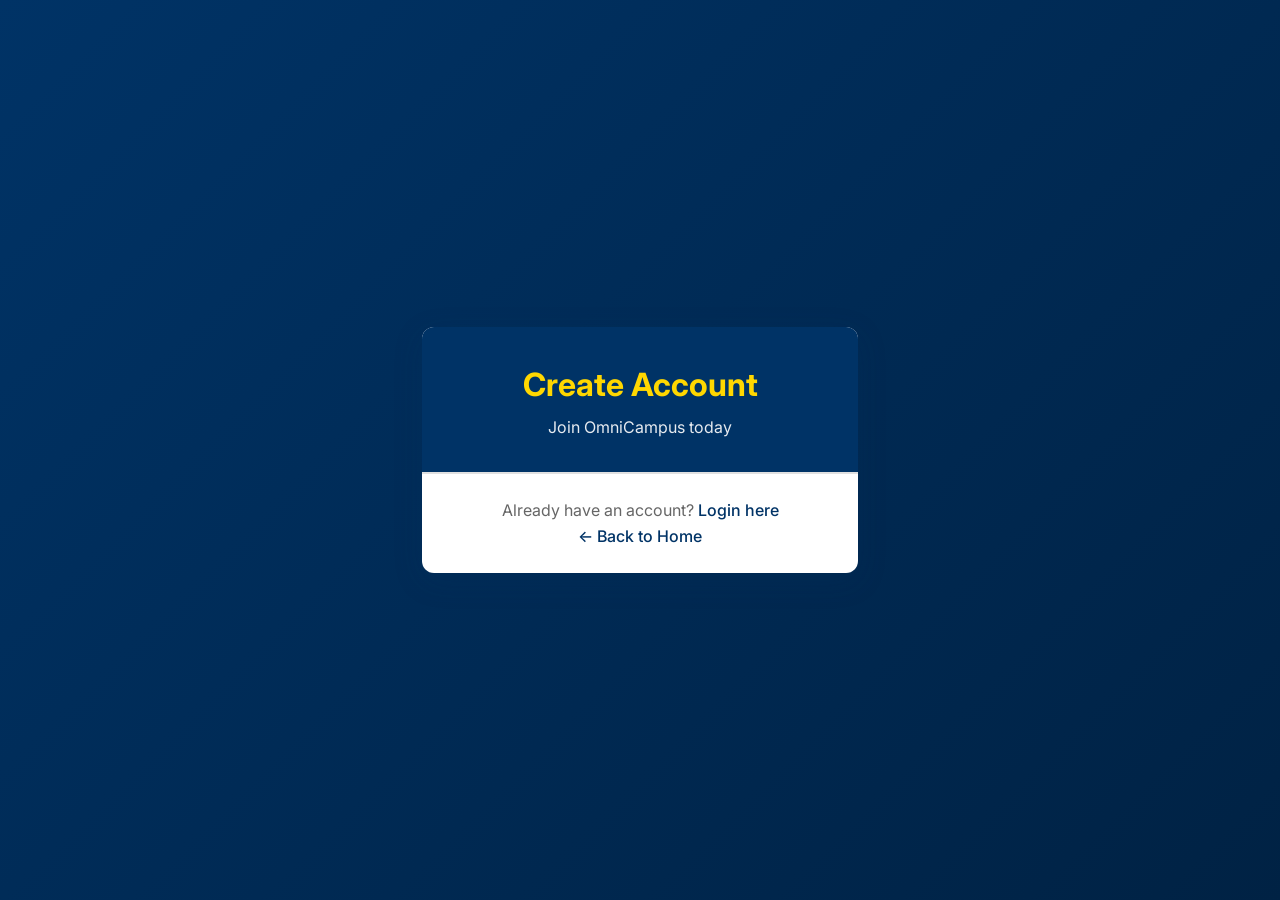
<file: register.html>
<!DOCTYPE html>
<html lang="en">
<head>
    <meta charset="UTF-8">
    <meta name="viewport" content="width=device-width, initial-scale=1.0">
    <title>Register - OmniCampus</title>
    <link rel="stylesheet" href="css/style.css">
    <link href="https://fonts.googleapis.com/css2?family=Inter:wght@300;400;500;600;700&display=swap" rel="stylesheet">
    <link rel="stylesheet" href="https://cdnjs.cloudflare.com/ajax/libs/font-awesome/6.4.0/css/all.min.css">
</head>
<body class="auth-body">
    <div class="auth-container">
        <div class="auth-card">
            <div class="auth-header">
                <h1>Create Account</h1>
                <p>Join OmniCampus today</p>
            </div>
            
            <form id="registerForm" class="auth-form">
                <div class="form-row">
                    <div class="form-group">
                        <label for="firstName">First Name</label>
                        <input type="text" id="firstName" placeholder="Enter your first name" required>
                    </div>
                    <div class="form-group">
                        <label for="lastName">Last Name</label>
                        <input type="text" id="lastName" placeholder="Enter your last name" required>
                    </div>
                </div>
                
                <div class="form-group">
                    <label for="studentId">Student ID</label>
                    <input type="text" id="studentId" placeholder="Enter your student ID" required>
                </div>
                
                <div class="form-group">
                    <label for="email">Email Address</label>
                    <input type="email" id="email" placeholder="Enter your email" required>
                </div>
                
                <div class="form-group">
                    <label for="phone">Phone Number</label>
                    <input type="tel" id="phone" placeholder="Enter your phone number" required>
                </div>
                
                <div class="form-group">
                    <label for="password">Password</label>
                    <input type="password" id="password" placeholder="Create a password" required>
                    <small>Minimum 6 characters</small>
                </div>
                
                <div class="form-group">
                    <label for="confirmPassword">Confirm Password</label>
                    <input type="password" id="confirmPassword" placeholder="Confirm your password" required>
                </div>
                
                <button type="submit" class="btn-auth">Register</button>
            </form>
            
            <div id="registerStatus" class="auth-status"></div>
            
            <div class="auth-footer">
                <p>Already have an account? <a href="login.html">Login here</a></p>
                <p><a href="index.html">← Back to Home</a></p>
            </div>
        </div>
    </div>

    <script>
        // API base URL - relative to the current host
        const API_BASE = window.location.origin + '/api';

        document.getElementById('registerForm').addEventListener('submit', async function(e) {
            e.preventDefault();
            
            const statusDiv = document.getElementById('registerStatus');
            const firstName = document.getElementById('firstName').value.trim();
            const lastName = document.getElementById('lastName').value.trim();
            const studentId = document.getElementById('studentId').value.trim();
            const email = document.getElementById('email').value.trim();
            const phone = document.getElementById('phone').value.trim();
            const password = document.getElementById('password').value;
            const confirmPassword = document.getElementById('confirmPassword').value;
            
            // Clear previous status
            statusDiv.className = 'auth-status';
            statusDiv.innerHTML = '';
            
            // Validation
            if (!firstName || !lastName || !studentId || !email || !phone || !password) {
                statusDiv.className = 'auth-status error show';
                statusDiv.innerHTML = '<i class="fas fa-exclamation-circle"></i> All fields are required';
                return;
            }
            
            if (password !== confirmPassword) {
                statusDiv.className = 'auth-status error show';
                statusDiv.innerHTML = '<i class="fas fa-exclamation-circle"></i> Passwords do not match';
                return;
            }
            
            if (password.length < 6) {
                statusDiv.className = 'auth-status error show';
                statusDiv.innerHTML = '<i class="fas fa-exclamation-circle"></i> Password must be at least 6 characters';
                return;
            }
            
            // Show loading
            statusDiv.className = 'auth-status show';
            statusDiv.innerHTML = '<i class="fas fa-spinner fa-spin"></i> Creating account...';
            
            try {
                console.log('Attempting registration with:', { 
                    student_id: studentId,
                    first_name: firstName,
                    last_name: lastName,
                    email: email,
                    phone: phone
                });
                
                const response = await fetch(`${API_BASE}/student/register`, {
                    method: 'POST',
                    headers: {
                        'Content-Type': 'application/json'
                    },
                    body: JSON.stringify({
                        student_id: studentId,
                        first_name: firstName,
                        last_name: lastName,
                        email: email,
                        phone: phone,
                        password: password
                    })
                });
                
                const data = await response.json();
                console.log('Registration response:', data);
                
                if (response.ok) {
                    // Auto login after registration
                    localStorage.setItem('token', data.token);
                    localStorage.setItem('omnicampus_user', JSON.stringify({
                        id: data.id,
                        name: `${firstName} ${lastName}`,
                        studentId: studentId,
                        email: email,
                        role: 'student'
                    }));
                    localStorage.setItem('omnicampus_logged_in', 'true');
                    localStorage.setItem('omnicampus_login_time', Date.now().toString());
                    
                    statusDiv.className = 'auth-status success show';
                    statusDiv.innerHTML = '<i class="fas fa-check-circle"></i> Registration successful! Redirecting...';
                    
                    setTimeout(() => {
                        window.location.href = 'dashboard.html';
                    }, 1500);
                } else {
                    statusDiv.className = 'auth-status error show';
                    statusDiv.innerHTML = `<i class="fas fa-exclamation-circle"></i> ${data.error || 'Registration failed'}`;
                }
            } catch (error) {
                console.error('Registration error:', error);
                statusDiv.className = 'auth-status error show';
                statusDiv.innerHTML = '<i class="fas fa-exclamation-circle"></i> Connection error. Please make sure the server is running.';
            }
        });
    </script>
</body>
</html>
</file>
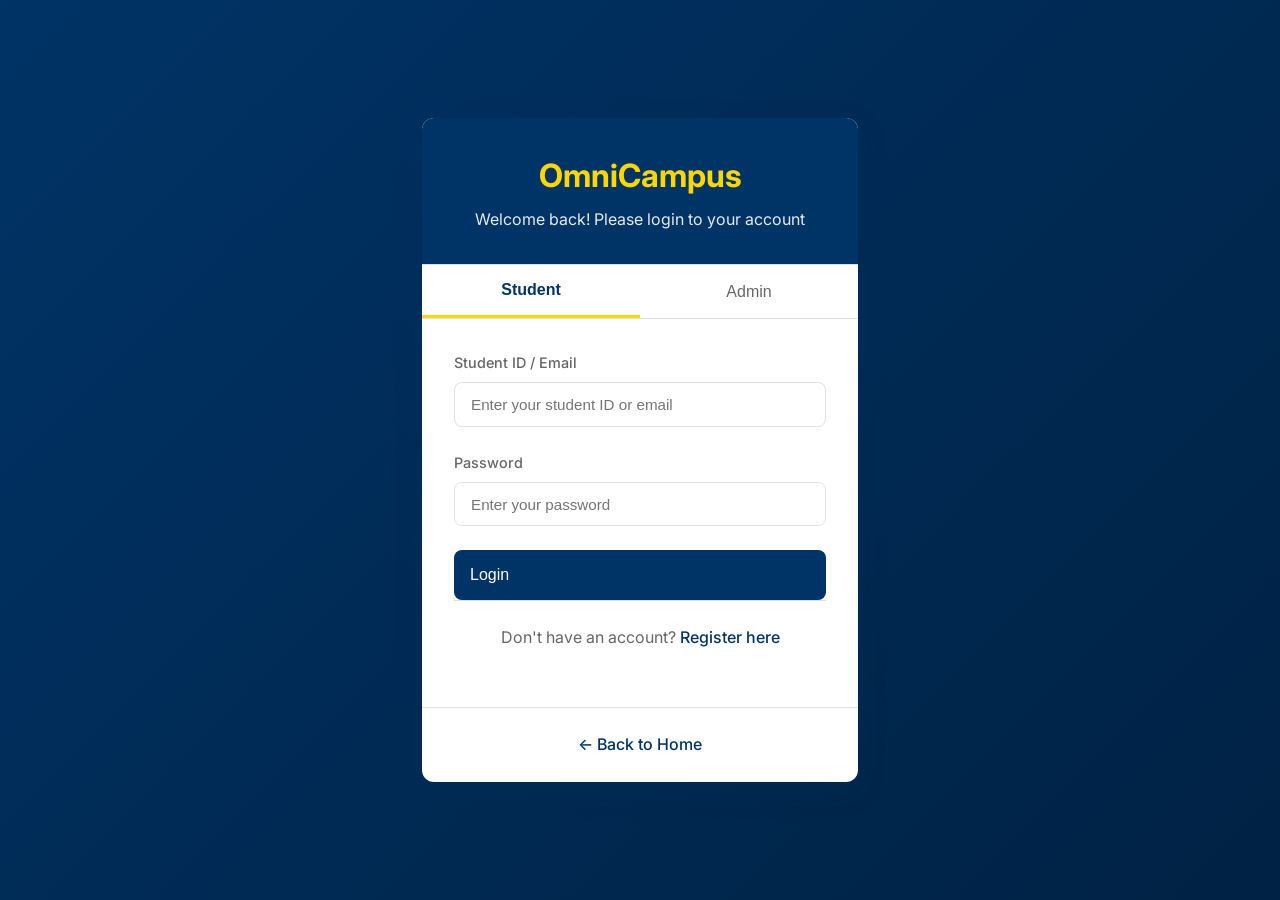
<file: frontend/login.html>
<!DOCTYPE html>
<html lang="en">
<head>
    <meta charset="UTF-8">
    <meta name="viewport" content="width=device-width, initial-scale=1.0">
    <title>Login - OmniCampus</title>
    <link rel="stylesheet" href="css/style.css">
    <link href="https://fonts.googleapis.com/css2?family=Inter:wght@300;400;500;600;700&display=swap" rel="stylesheet">
    <link rel="stylesheet" href="https://cdnjs.cloudflare.com/ajax/libs/font-awesome/6.4.0/css/all.min.css">
</head>
<body class="auth-body">
    <div class="auth-container">
        <div class="auth-card">
            <div class="auth-header">
                <h1>OmniCampus</h1>
                <p>Welcome back! Please login to your account</p>
            </div>
            
            <div class="auth-tabs">
                <button class="auth-tab active" onclick="switchTab('student')">Student</button>
                <button class="auth-tab" onclick="switchTab('admin')">Admin</button>
            </div>
            
            <!-- Student Login -->
            <div id="student-login" class="auth-form active">
                <form id="studentLoginForm">
                    <div class="form-group">
                        <label for="studentId">Student ID / Email</label>
                        <input type="text" id="studentId" placeholder="Enter your student ID or email" required>
                    </div>
                    <div class="form-group">
                        <label for="studentPassword">Password</label>
                        <input type="password" id="studentPassword" placeholder="Enter your password" required>
                    </div>
                    <button type="submit" class="btn-auth">Login</button>
                </form>
                <div id="studentLoginStatus" class="auth-status"></div>
                <div class="auth-footer">
                    <p>Don't have an account? <a href="register.html">Register here</a></p>
                </div>
            </div>
            
            <!-- Admin Login -->
            <div id="admin-login" class="auth-form">
                <form id="adminLoginForm">
                    <div class="form-group">
                        <label for="adminUsername">Username</label>
                        <input type="text" id="adminUsername" placeholder="Enter admin username" required>
                    </div>
                    <div class="form-group">
                        <label for="adminPassword">Password</label>
                        <input type="password" id="adminPassword" placeholder="Enter your password" required>
                    </div>
                    <button type="submit" class="btn-auth">Admin Login</button>
                </form>
                <div id="adminLoginStatus" class="auth-status"></div>
            </div>
            
            <div class="auth-footer">
                <p><a href="index.html">← Back to Home</a></p>
            </div>
        </div>
    </div>

    <script>
        // API base URL - make sure this matches your server
        const API_BASE = 'http://localhost:5000/api';

        // Switch between student and admin tabs
        function switchTab(tab) {
            document.querySelectorAll('.auth-tab').forEach(t => t.classList.remove('active'));
            document.querySelectorAll('.auth-form').forEach(f => f.classList.remove('active'));
            
            if (tab === 'student') {
                document.querySelectorAll('.auth-tab')[0].classList.add('active');
                document.getElementById('student-login').classList.add('active');
            } else {
                document.querySelectorAll('.auth-tab')[1].classList.add('active');
                document.getElementById('admin-login').classList.add('active');
            }
        }
        
        // Student Login Handler
        document.getElementById('studentLoginForm').addEventListener('submit', async function(e) {
            e.preventDefault();
            
            const statusDiv = document.getElementById('studentLoginStatus');
            const studentId = document.getElementById('studentId').value.trim();
            const password = document.getElementById('studentPassword').value;
            
            // Clear previous status
            statusDiv.className = 'auth-status';
            statusDiv.innerHTML = '';
            
            // Validate inputs
            if (!studentId || !password) {
                statusDiv.className = 'auth-status error show';
                statusDiv.innerHTML = '<i class="fas fa-exclamation-circle"></i> Please enter both Student ID and Password';
                return;
            }
            
            // Show loading
            statusDiv.className = 'auth-status show';
            statusDiv.innerHTML = '<i class="fas fa-spinner fa-spin"></i> Logging in...';
            
            try {
                console.log('Attempting login with:', { username: studentId });
                
                const response = await fetch(`${API_BASE}/student/login`, {
                    method: 'POST',
                    headers: {
                        'Content-Type': 'application/json'
                    },
                    body: JSON.stringify({
                        username: studentId,
                        password: password
                    })
                });
                
                const data = await response.json();
                console.log('Login response:', data);
                
                if (response.ok) {
                    // Store user data
                    localStorage.setItem('omnicampus_user', JSON.stringify(data));
                    localStorage.setItem('omnicampus_logged_in', 'true');
                    localStorage.setItem('omnicampus_login_time', Date.now().toString());
                    localStorage.setItem('token', data.token);
                    
                    statusDiv.className = 'auth-status success show';
                    statusDiv.innerHTML = '<i class="fas fa-check-circle"></i> Login successful! Redirecting...';
                    
                    setTimeout(() => {
                        window.location.href = 'dashboard.html';
                    }, 1000);
                } else {
                    statusDiv.className = 'auth-status error show';
                    statusDiv.innerHTML = `<i class="fas fa-exclamation-circle"></i> ${data.error || 'Invalid credentials'}`;
                }
            } catch (error) {
                console.error('Login error:', error);
                statusDiv.className = 'auth-status error show';
                statusDiv.innerHTML = '<i class="fas fa-exclamation-circle"></i> Connection error. Please make sure the server is running.';
            }
        });
        
        // Admin Login Handler
        document.getElementById('adminLoginForm').addEventListener('submit', async function(e) {
            e.preventDefault();
            
            const statusDiv = document.getElementById('adminLoginStatus');
            const username = document.getElementById('adminUsername').value.trim();
            const password = document.getElementById('adminPassword').value;
            
            // Clear previous status
            statusDiv.className = 'auth-status';
            statusDiv.innerHTML = '';
            
            // Validate inputs
            if (!username || !password) {
                statusDiv.className = 'auth-status error show';
                statusDiv.innerHTML = '<i class="fas fa-exclamation-circle"></i> Please enter username and password';
                return;
            }
            
            // Show loading
            statusDiv.className = 'auth-status show';
            statusDiv.innerHTML = '<i class="fas fa-spinner fa-spin"></i> Logging in...';
            
            try {
                console.log('Attempting admin login with:', { username });
                
                const response = await fetch(`${API_BASE}/admin/login`, {
                    method: 'POST',
                    headers: {
                        'Content-Type': 'application/json'
                    },
                    body: JSON.stringify({
                        username: username,
                        password: password
                    })
                });
                
                const data = await response.json();
                console.log('Admin login response:', data);
                
                if (response.ok) {
                    // Store admin data
                    localStorage.setItem('omnicampus_user', JSON.stringify(data));
                    localStorage.setItem('omnicampus_logged_in', 'true');
                    localStorage.setItem('omnicampus_login_time', Date.now().toString());
                    localStorage.setItem('token', data.token);
                    
                    // Store admin modules based on role
                    let modules = [];
                    switch(data.role) {
                        case 'super_admin':
                            modules = ['dashboard', 'library', 'lostfound', 'clubs', 'medical', 'users'];
                            break;
                        case 'library_admin':
                            modules = ['dashboard', 'library'];
                            break;
                        case 'lost_found_admin':
                            modules = ['dashboard', 'lostfound'];
                            break;
                        case 'clubs_admin':
                            modules = ['dashboard', 'clubs'];
                            break;
                        case 'medical_admin':
                            modules = ['dashboard', 'medical'];
                            break;
                        case 'user_admin':
                            modules = ['dashboard', 'users'];
                            break;
                        default:
                            modules = ['dashboard'];
                    }
                    localStorage.setItem('admin_modules', JSON.stringify(modules));
                    
                    statusDiv.className = 'auth-status success show';
                    statusDiv.innerHTML = '<i class="fas fa-check-circle"></i> Login successful! Redirecting...';
                    
                    setTimeout(() => {
                        window.location.href = 'admin/index.html';
                    }, 1000);
                } else {
                    statusDiv.className = 'auth-status error show';
                    statusDiv.innerHTML = `<i class="fas fa-exclamation-circle"></i> ${data.error || 'Invalid credentials'}`;
                }
            } catch (error) {
                console.error('Admin login error:', error);
                statusDiv.className = 'auth-status error show';
                statusDiv.innerHTML = '<i class="fas fa-exclamation-circle"></i> Connection error. Please make sure the server is running.';
            }
        });
        
        // Check if already logged in
        document.addEventListener('DOMContentLoaded', function() {
            const loggedIn = localStorage.getItem('omnicampus_logged_in');
            const user = localStorage.getItem('omnicampus_user');
            
            if (loggedIn === 'true' && user) {
                try {
                    const userData = JSON.parse(user);
                    if (userData.role === 'admin' || userData.role?.includes('_admin') || userData.role === 'super_admin') {
                        window.location.href = 'admin/index.html';
                    } else {
                        window.location.href = 'dashboard.html';
                    }
                } catch (e) {
                    // Invalid user data, clear it
                    localStorage.removeItem('omnicampus_user');
                    localStorage.removeItem('omnicampus_logged_in');
                }
            }
        });
    </script>
</body>
</html>
</file>
<file: css/style.css>
/* ============================================
   OmniCampus - Official USIU Theme
   ============================================ */

:root {
    /* USIU Official Colors */
    --usiu-blue: #003366;
    --usiu-gold: #FFD700;
    --usiu-red: #CC0000;
    --usiu-gray: #666666;
    --usiu-light-gray: #F5F5F5;
    --usiu-white: #FFFFFF;
    --usiu-dark-blue: #002244;
    
    /* Semantic Colors */
    --primary: var(--usiu-blue);
    --primary-dark: var(--usiu-dark-blue);
    --accent: var(--usiu-gold);
    --danger: var(--usiu-red);
    --text-primary: #333333;
    --text-secondary: var(--usiu-gray);
    --text-light: #999999;
    --bg-primary: var(--usiu-white);
    --bg-secondary: var(--usiu-light-gray);
    --bg-card: var(--usiu-white);
    --border-color: #E0E0E0;
    
    /* UI Elements */
    --shadow: 0 4px 20px rgba(0, 51, 102, 0.1);
    --card-shadow: 0 8px 30px rgba(0, 51, 102, 0.15);
    
    /* Spacing */
    --spacing-xs: 0.5rem;
    --spacing-sm: 1rem;
    --spacing-md: 1.5rem;
    --spacing-lg: 2rem;
    --spacing-xl: 3rem;
    
    /* Border Radius */
    --radius-sm: 4px;
    --radius-md: 8px;
    --radius-lg: 12px;
    --radius-xl: 16px;
}

/* ============================================
   Reset & Base Styles
   ============================================ */

* {
    margin: 0;
    padding: 0;
    box-sizing: border-box;
}

body {
    font-family: 'Inter', sans-serif;
    background: var(--bg-secondary);
    color: var(--text-primary);
    line-height: 1.6;
    min-height: 100vh;
}

a {
    text-decoration: none;
    color: inherit;
}

ul {
    list-style: none;
}

/* ============================================
   Layout Components
   ============================================ */

.app-container {
    display: flex;
    min-height: 100vh;
}

/* Sidebar */
.sidebar {
    width: 280px;
    background: var(--usiu-blue);
    color: white;
    display: flex;
    flex-direction: column;
    position: fixed;
    height: 100vh;
    overflow-y: auto;
    z-index: 100;
    box-shadow: 2px 0 10px rgba(0, 0, 0, 0.1);
}

.sidebar-header {
    padding: var(--spacing-lg);
    border-bottom: 1px solid rgba(255, 255, 255, 0.2);
}

.sidebar-header h2 {
    font-size: 1.8rem;
    font-weight: 700;
    color: var(--usiu-gold);
    letter-spacing: 1px;
}

.sidebar-header p {
    font-size: 0.8rem;
    color: rgba(255, 255, 255, 0.8);
    letter-spacing: 2px;
    margin-top: 5px;
}

.sidebar-nav {
    flex: 1;
    padding: var(--spacing-md) 0;
}

.sidebar-nav ul li {
    margin-bottom: 5px;
}

.sidebar-nav ul li a {
    display: flex;
    align-items: center;
    padding: var(--spacing-sm) var(--spacing-lg);
    color: rgba(255, 255, 255, 0.8);
    transition: all 0.3s ease;
    gap: 12px;
}

.sidebar-nav ul li a i {
    width: 20px;
    font-size: 1.2rem;
}

.sidebar-nav ul li:hover a {
    background: rgba(255, 215, 0, 0.2);
    color: white;
}

.sidebar-nav ul li.active a {
    background: var(--usiu-gold);
    color: var(--usiu-blue);
    border-left: 3px solid white;
    font-weight: 600;
}

.sidebar-footer {
    padding: var(--spacing-lg);
    border-top: 1px solid rgba(255, 255, 255, 0.2);
}

.user-info {
    color: white;
    font-size: 0.9rem;
}

.user-info p {
    margin: 5px 0;
}

/* Main Content */
.main-content {
    flex: 1;
    margin-left: 280px;
    padding: var(--spacing-xl);
    background: var(--bg-secondary);
    min-height: 100vh;
}

.content-header {
    display: flex;
    justify-content: space-between;
    align-items: center;
    margin-bottom: var(--spacing-xl);
}

.content-header h1 {
    font-size: 2.2rem;
    font-weight: 600;
    color: var(--usiu-blue);
}

.content-header p {
    color: var(--text-secondary);
}

/* ============================================
   Navigation Bar (Public Pages)
   ============================================ */

.navbar {
    background: var(--usiu-white);
    border-bottom: 2px solid var(--usiu-gold);
    padding: var(--spacing-sm) var(--spacing-xl);
    position: sticky;
    top: 0;
    z-index: 1000;
    box-shadow: var(--shadow);
}

.nav-container {
    max-width: 1400px;
    margin: 0 auto;
    display: flex;
    justify-content: space-between;
    align-items: center;
}

.logo {
    font-size: 1.8rem;
    font-weight: 700;
    color: var(--usiu-blue);
}

.nav-menu {
    display: flex;
    gap: var(--spacing-lg);
    align-items: center;
}

.nav-link {
    color: var(--text-secondary);
    transition: color 0.3s ease;
    font-weight: 500;
}

.nav-link:hover {
    color: var(--usiu-blue);
}

.btn-login {
    background: var(--usiu-blue);
    color: white;
    padding: 0.5rem 1.5rem;
    border-radius: var(--radius-md);
}

.btn-login:hover {
    background: var(--usiu-dark-blue);
    color: white;
}

/* ============================================
   Hero Section
   ============================================ */

.hero {
    background: linear-gradient(135deg, var(--usiu-blue), var(--usiu-dark-blue));
    padding: var(--spacing-xl) 0;
    text-align: center;
    color: white;
}

.hero-content {
    max-width: 800px;
    margin: 0 auto;
    padding: var(--spacing-xl);
}

.hero-content h1 {
    font-size: 3.5rem;
    margin-bottom: var(--spacing-md);
    color: var(--usiu-gold);
}

.hero-content p {
    font-size: 1.2rem;
    margin-bottom: var(--spacing-lg);
    opacity: 0.9;
}

.hero-buttons {
    display: flex;
    gap: var(--spacing-md);
    justify-content: center;
}

/* ============================================
   Features Section
   ============================================ */

.features {
    padding: var(--spacing-xl);
    max-width: 1400px;
    margin: 0 auto;
}

.features h2 {
    text-align: center;
    font-size: 2.5rem;
    margin-bottom: var(--spacing-xl);
    color: var(--usiu-blue);
}

.feature-grid {
    display: grid;
    grid-template-columns: repeat(auto-fit, minmax(280px, 1fr));
    gap: var(--spacing-lg);
}

.feature-card {
    background: var(--bg-card);
    border: 1px solid var(--border-color);
    border-radius: var(--radius-lg);
    padding: var(--spacing-lg);
    transition: transform 0.3s ease, box-shadow 0.3s ease;
    box-shadow: var(--shadow);
}

.feature-card:hover {
    transform: translateY(-5px);
    box-shadow: var(--card-shadow);
    border-color: var(--usiu-gold);
}

.feature-icon {
    font-size: 2.5rem;
    color: var(--usiu-blue);
    margin-bottom: var(--spacing-md);
}

.feature-card h3 {
    font-size: 1.3rem;
    margin-bottom: var(--spacing-sm);
    color: var(--usiu-blue);
}

.feature-card p {
    color: var(--text-secondary);
    margin-bottom: var(--spacing-md);
}

.feature-link {
    color: var(--usiu-blue);
    font-weight: 500;
}

.feature-link:hover {
    color: var(--usiu-gold);
}

/* ============================================
   Stats Section
   ============================================ */

.stats {
    background: var(--usiu-blue);
    padding: var(--spacing-xl);
    color: white;
}

.stats-container {
    max-width: 1200px;
    margin: 0 auto;
    display: grid;
    grid-template-columns: repeat(4, 1fr);
    gap: var(--spacing-lg);
    text-align: center;
}

.stat-number {
    font-size: 2.5rem;
    font-weight: 700;
    color: var(--usiu-gold);
    display: block;
}

.stat-label {
    color: rgba(255, 255, 255, 0.9);
    font-size: 1rem;
}

/* ============================================
   Footer
   ============================================ */

.footer {
    background: var(--usiu-dark-blue);
    color: white;
    padding: var(--spacing-xl) 0 var(--spacing-md);
}

.footer-content {
    max-width: 1200px;
    margin: 0 auto;
    display: grid;
    grid-template-columns: repeat(3, 1fr);
    gap: var(--spacing-xl);
    padding: 0 var(--spacing-xl);
}

.footer-section h4 {
    color: var(--usiu-gold);
    margin-bottom: var(--spacing-md);
}

.footer-section ul li {
    margin-bottom: var(--spacing-sm);
}

.footer-section ul li a {
    color: rgba(255, 255, 255, 0.8);
    transition: color 0.3s ease;
}

.footer-section ul li a:hover {
    color: var(--usiu-gold);
}

.footer-bottom {
    text-align: center;
    padding-top: var(--spacing-xl);
    margin-top: var(--spacing-xl);
    border-top: 1px solid rgba(255, 255, 255, 0.2);
    color: rgba(255, 255, 255, 0.6);
}

/* ============================================
   Dashboard Components
   ============================================ */

/* Stats Grid */
.stats-grid {
    display: grid;
    grid-template-columns: repeat(auto-fit, minmax(220px, 1fr));
    gap: var(--spacing-lg);
    margin-bottom: var(--spacing-xl);
}

.stat-card {
    background: var(--bg-card);
    border: 1px solid var(--border-color);
    border-radius: var(--radius-lg);
    padding: var(--spacing-lg);
    display: flex;
    align-items: center;
    gap: var(--spacing-md);
    box-shadow: var(--shadow);
}

.stat-card i {
    font-size: 2.5rem;
    color: var(--usiu-blue);
    background: rgba(0, 51, 102, 0.1);
    padding: var(--spacing-sm);
    border-radius: var(--radius-md);
}

.stat-info h3 {
    font-size: 1.8rem;
    font-weight: 700;
    color: var(--usiu-blue);
}

.stat-info p {
    color: var(--text-secondary);
    font-size: 0.9rem;
}

/* Dashboard Grid */
.dashboard-grid {
    display: grid;
    grid-template-columns: repeat(2, 1fr);
    gap: var(--spacing-lg);
    margin-top: var(--spacing-lg);
}

.dashboard-card {
    background: var(--bg-card);
    border: 1px solid var(--border-color);
    border-radius: var(--radius-lg);
    overflow: hidden;
    box-shadow: var(--shadow);
}

.card-header {
    padding: var(--spacing-md) var(--spacing-lg);
    border-bottom: 1px solid var(--border-color);
    display: flex;
    justify-content: space-between;
    align-items: center;
    background: rgba(0, 51, 102, 0.05);
}

.card-header h3 {
    font-size: 1.1rem;
    display: flex;
    align-items: center;
    gap: 8px;
    color: var(--usiu-blue);
}

.card-header h3 i {
    color: var(--usiu-gold);
}

.card-link {
    color: var(--usiu-blue);
    font-size: 0.9rem;
}

.card-body {
    padding: var(--spacing-lg);
}

/* Tables */
.data-table {
    width: 100%;
    border-collapse: collapse;
}

.data-table th {
    text-align: left;
    padding: var(--spacing-sm) var(--spacing-md);
    background: var(--usiu-blue);
    color: white;
    font-weight: 500;
    font-size: 0.9rem;
    text-transform: uppercase;
    letter-spacing: 1px;
}

.data-table td {
    padding: var(--spacing-sm) var(--spacing-md);
    border-bottom: 1px solid var(--border-color);
    color: var(--text-primary);
}

.data-table tbody tr:hover {
    background: rgba(0, 51, 102, 0.05);
}

.compact-table {
    width: 100%;
    border-collapse: collapse;
}

.compact-table th {
    text-align: left;
    padding: 0.5rem;
    color: var(--text-secondary);
    font-weight: 500;
    font-size: 0.8rem;
}

.compact-table td {
    padding: 0.5rem;
    border-bottom: 1px solid var(--border-color);
}

/* Status Badges */
.status-badge {
    padding: 4px 12px;
    border-radius: 20px;
    font-size: 0.75rem;
    font-weight: 600;
    display: inline-block;
}

.status-badge.status-active {
    background: rgba(0, 51, 102, 0.1);
    color: var(--usiu-blue);
    border: 1px solid var(--usiu-blue);
}

.status-badge.status-warning {
    background: rgba(255, 215, 0, 0.2);
    color: #856404;
    border: 1px solid var(--usiu-gold);
}

.status-badge.status-overdue {
    background: rgba(204, 0, 0, 0.1);
    color: var(--usiu-red);
    border: 1px solid var(--usiu-red);
}

.status-badge.status-returned {
    background: rgba(0, 128, 0, 0.1);
    color: #008000;
    border: 1px solid #008000;
}

/* Books Grid */
.books-grid {
    display: grid;
    grid-template-columns: repeat(auto-fill, minmax(300px, 1fr));
    gap: var(--spacing-lg);
}

.book-card {
    background: var(--bg-card);
    border: 1px solid var(--border-color);
    border-radius: var(--radius-lg);
    overflow: hidden;
    transition: transform 0.3s ease;
    box-shadow: var(--shadow);
}

.book-card:hover {
    transform: translateY(-5px);
    box-shadow: var(--card-shadow);
    border-color: var(--usiu-gold);
}

.book-cover {
    height: 160px;
    background: linear-gradient(135deg, var(--usiu-blue), var(--usiu-dark-blue));
    display: flex;
    align-items: center;
    justify-content: center;
}

.book-cover i {
    font-size: 4rem;
    color: var(--usiu-gold);
    opacity: 0.8;
}

.book-info {
    padding: var(--spacing-md);
}

.book-info h3 {
    font-size: 1.1rem;
    margin-bottom: 5px;
    color: var(--usiu-blue);
}

.book-info .author {
    color: var(--text-secondary);
    font-size: 0.9rem;
    margin-bottom: 8px;
}

.book-info .category {
    color: var(--usiu-blue);
    font-size: 0.8rem;
    margin-bottom: 10px;
    display: inline-block;
    background: rgba(0, 51, 102, 0.1);
    padding: 3px 10px;
    border-radius: 20px;
}

.availability {
    display: block;
    margin: 10px 0;
    font-size: 0.9rem;
}

.availability.available {
    color: #008000;
}

.availability.unavailable {
    color: var(--usiu-red);
}

.btn-request {
    width: 100%;
    padding: 0.8rem;
    background: var(--usiu-blue);
    color: white;
    border: none;
    border-radius: var(--radius-md);
    cursor: pointer;
    font-weight: 500;
    transition: background 0.3s ease;
}

.btn-request:hover {
    background: var(--usiu-dark-blue);
}

/* Clubs Grid */
.clubs-grid {
    display: grid;
    grid-template-columns: repeat(auto-fill, minmax(350px, 1fr));
    gap: var(--spacing-lg);
}

.club-card {
    background: var(--bg-card);
    border: 1px solid var(--border-color);
    border-radius: var(--radius-lg);
    padding: var(--spacing-lg);
    transition: all 0.3s ease;
    box-shadow: var(--shadow);
}

.club-card:hover {
    transform: translateY(-5px);
    box-shadow: var(--card-shadow);
    border-color: var(--usiu-gold);
}

.club-header {
    display: flex;
    align-items: center;
    gap: var(--spacing-md);
    margin-bottom: var(--spacing-md);
}

.club-icon {
    width: 50px;
    height: 50px;
    background: linear-gradient(135deg, var(--usiu-blue), var(--usiu-dark-blue));
    border-radius: var(--radius-md);
    display: flex;
    align-items: center;
    justify-content: center;
}

.club-icon i {
    font-size: 1.5rem;
    color: var(--usiu-gold);
}

.club-header h3 {
    font-size: 1.2rem;
    flex: 1;
    color: var(--usiu-blue);
}

.club-description {
    color: var(--text-secondary);
    margin-bottom: var(--spacing-md);
    font-size: 0.95rem;
    line-height: 1.6;
}

.club-meta {
    display: flex;
    gap: var(--spacing-md);
    margin-bottom: var(--spacing-md);
    color: var(--text-secondary);
    font-size: 0.9rem;
}

.club-meta span {
    display: flex;
    align-items: center;
    gap: 5px;
}

.club-actions {
    display: flex;
    gap: 10px;
}

.club-actions button {
    flex: 1;
    padding: 0.8rem;
    border: none;
    border-radius: var(--radius-md);
    cursor: pointer;
    font-weight: 500;
    transition: all 0.3s ease;
}

.btn-join {
    background: var(--usiu-blue);
    color: white;
}

.btn-join:hover {
    background: var(--usiu-dark-blue);
}

.btn-view {
    background: var(--bg-secondary);
    color: var(--usiu-blue);
    border: 1px solid var(--usiu-blue);
}

.btn-view:hover {
    background: var(--usiu-blue);
    color: white;
}

/* Chat Component */
.chat-container {
    height: 400px;
    display: flex;
    flex-direction: column;
}

.chat-messages {
    flex: 1;
    overflow-y: auto;
    padding: var(--spacing-md);
    background: var(--bg-secondary);
    border-radius: var(--radius-md);
    margin-bottom: var(--spacing-md);
}

.message {
    display: flex;
    align-items: flex-start;
    gap: 10px;
    margin-bottom: var(--spacing-md);
}

.message.bot {
    color: var(--text-primary);
}

.message.user {
    justify-content: flex-end;
}

.message.bot i {
    color: var(--usiu-blue);
    font-size: 1.2rem;
}

.message.user i {
    color: var(--usiu-gold);
    font-size: 1.2rem;
}

.message span {
    background: var(--bg-card);
    padding: 0.8rem 1rem;
    border-radius: var(--radius-lg);
    max-width: 80%;
    line-height: 1.4;
    border: 1px solid var(--border-color);
}

.message.user span {
    background: var(--usiu-blue);
    color: white;
}

.chat-input {
    display: flex;
    gap: 10px;
}

.chat-input input {
    flex: 1;
    padding: 1rem;
    background: var(--bg-card);
    border: 1px solid var(--border-color);
    border-radius: var(--radius-md);
    color: var(--text-primary);
    font-size: 0.95rem;
}

.chat-input input:focus {
    outline: none;
    border-color: var(--usiu-gold);
}

.chat-input button {
    width: 50px;
    background: var(--usiu-blue);
    color: white;
    border: none;
    border-radius: var(--radius-md);
    cursor: pointer;
    transition: background 0.3s ease;
}

.chat-input button:hover {
    background: var(--usiu-dark-blue);
}

/* Search Section */
.search-section {
    margin-bottom: var(--spacing-lg);
    display: flex;
    gap: var(--spacing-md);
    align-items: center;
}

.search-container {
    position: relative;
    flex: 1;
}

.search-icon {
    position: absolute;
    left: 15px;
    top: 50%;
    transform: translateY(-50%);
    color: var(--text-secondary);
}

.search-container input {
    width: 100%;
    padding: 1rem 1rem 1rem 45px;
    background: var(--bg-card);
    border: 1px solid var(--border-color);
    border-radius: var(--radius-md);
    color: var(--text-primary);
    font-size: 1rem;
}

.search-container input:focus {
    outline: none;
    border-color: var(--usiu-gold);
}

/* Tabs */
.tabs {
    display: flex;
    gap: 5px;
    margin-bottom: var(--spacing-lg);
    border-bottom: 2px solid var(--usiu-blue);
    padding-bottom: 5px;
}

.tab-btn {
    padding: 0.8rem 1.5rem;
    background: none;
    border: none;
    color: var(--text-secondary);
    cursor: pointer;
    font-size: 0.95rem;
    font-weight: 500;
    transition: all 0.3s ease;
    border-radius: var(--radius-md) var(--radius-md) 0 0;
}

.tab-btn:hover {
    color: var(--usiu-blue);
}

.tab-btn.active {
    color: var(--usiu-blue);
    border-bottom: 3px solid var(--usiu-gold);
    font-weight: 600;
}

.tab-content {
    display: none;
}

.tab-content.active {
    display: block;
}

/* Modals */
.modal {
    display: none;
    position: fixed;
    top: 0;
    left: 0;
    width: 100%;
    height: 100%;
    background: rgba(0, 0, 0, 0.5);
    z-index: 2000;
    align-items: center;
    justify-content: center;
}

.modal.active {
    display: flex;
}

.modal-content {
    background: var(--bg-card);
    border: 1px solid var(--border-color);
    border-radius: var(--radius-lg);
    width: 90%;
    max-width: 500px;
    max-height: 90vh;
    overflow-y: auto;
    animation: modalSlideIn 0.3s ease;
    box-shadow: var(--card-shadow);
}

.modal-content.modal-lg {
    max-width: 800px;
}

@keyframes modalSlideIn {
    from {
        opacity: 0;
        transform: translateY(-50px);
    }
    to {
        opacity: 1;
        transform: translateY(0);
    }
}

.modal-header {
    padding: var(--spacing-md) var(--spacing-lg);
    border-bottom: 1px solid var(--border-color);
    display: flex;
    justify-content: space-between;
    align-items: center;
    background: var(--usiu-blue);
    color: white;
}

.modal-header h2 {
    font-size: 1.3rem;
    display: flex;
    align-items: center;
    gap: 10px;
}

.modal-header h2 i {
    color: var(--usiu-gold);
}

.close-btn {
    background: none;
    border: none;
    color: white;
    font-size: 1.2rem;
    cursor: pointer;
    transition: color 0.3s ease;
}

.close-btn:hover {
    color: var(--usiu-gold);
}

.modal-body {
    padding: var(--spacing-lg);
}

/* Forms */
.form-group {
    margin-bottom: var(--spacing-md);
}

.form-group label {
    display: block;
    margin-bottom: 8px;
    color: var(--text-secondary);
    font-size: 0.9rem;
    font-weight: 500;
}

.form-group input,
.form-group select,
.form-group textarea {
    width: 100%;
    padding: 0.8rem 1rem;
    background: var(--bg-card);
    border: 1px solid var(--border-color);
    border-radius: var(--radius-md);
    color: var(--text-primary);
    font-size: 0.95rem;
    transition: all 0.3s ease;
}

.form-group input:focus,
.form-group select:focus,
.form-group textarea:focus {
    outline: none;
    border-color: var(--usiu-gold);
    box-shadow: 0 0 0 3px rgba(255, 215, 0, 0.1);
}

.form-group textarea {
    resize: vertical;
    min-height: 100px;
}

.form-row {
    display: grid;
    grid-template-columns: 1fr 1fr;
    gap: var(--spacing-md);
}

/* Buttons */
.btn-primary,
.btn-secondary,
.btn-auth {
    padding: 0.8rem 1.5rem;
    border: none;
    border-radius: var(--radius-md);
    font-size: 0.95rem;
    font-weight: 500;
    cursor: pointer;
    transition: all 0.3s ease;
    display: inline-flex;
    align-items: center;
    gap: 8px;
}

.btn-primary {
    background: var(--usiu-blue);
    color: white;
}

.btn-primary:hover {
    background: var(--usiu-dark-blue);
    transform: translateY(-2px);
    box-shadow: 0 5px 15px rgba(0, 51, 102, 0.3);
}

.btn-secondary {
    background: transparent;
    color: var(--usiu-blue);
    border: 1px solid var(--usiu-blue);
}

.btn-secondary:hover {
    background: var(--usiu-blue);
    color: white;
}

.btn-auth {
    width: 100%;
    background: var(--usiu-blue);
    color: white;
    font-size: 1rem;
    padding: 1rem;
}

.btn-auth:hover {
    background: var(--usiu-dark-blue);
}

.btn-block {
    width: 100%;
}

.btn-small {
    padding: 0.5rem 1rem;
    font-size: 0.85rem;
}

/* Auth Pages */
.auth-body {
    background: linear-gradient(135deg, var(--usiu-blue), var(--usiu-dark-blue));
    display: flex;
    align-items: center;
    justify-content: center;
    min-height: 100vh;
}

.auth-container {
    width: 100%;
    max-width: 500px;
    padding: var(--spacing-lg);
}

.auth-card {
    background: var(--bg-card);
    border-radius: var(--radius-lg);
    overflow: hidden;
    box-shadow: var(--card-shadow);
}

.auth-header {
    padding: var(--spacing-lg);
    text-align: center;
    border-bottom: 1px solid var(--border-color);
    background: var(--usiu-blue);
    color: white;
}

.auth-header h1 {
    font-size: 2rem;
    color: var(--usiu-gold);
    margin-bottom: 5px;
}

.auth-header p {
    color: rgba(255, 255, 255, 0.9);
}

.auth-tabs {
    display: flex;
    border-bottom: 1px solid var(--border-color);
}

.auth-tab {
    flex: 1;
    padding: 1rem;
    background: none;
    border: none;
    color: var(--text-secondary);
    cursor: pointer;
    font-size: 1rem;
    transition: all 0.3s ease;
}

.auth-tab:hover {
    color: var(--usiu-blue);
}

.auth-tab.active {
    color: var(--usiu-blue);
    border-bottom: 3px solid var(--usiu-gold);
    font-weight: 600;
}

.auth-form {
    display: none;
    padding: var(--spacing-lg);
}

.auth-form.active {
    display: block;
}

.auth-status {
    margin-top: var(--spacing-md);
    padding: var(--spacing-sm) var(--spacing-md);
    border-radius: var(--radius-md);
    display: none;
}

.auth-status.show {
    display: block;
}

.auth-status.success {
    background: rgba(0, 128, 0, 0.1);
    color: #008000;
    border: 1px solid #008000;
}

.auth-status.error {
    background: rgba(204, 0, 0, 0.1);
    color: var(--usiu-red);
    border: 1px solid var(--usiu-red);
}

.auth-footer {
    text-align: center;
    padding: var(--spacing-md);
    border-top: 1px solid var(--border-color);
    color: var(--text-secondary);
}

.auth-footer a {
    color: var(--usiu-blue);
    font-weight: 500;
}

/* Admin Sections */
.admin-section {
    display: none;
}

.admin-section.active {
    display: block;
}

.admin-actions {
    margin-bottom: var(--spacing-lg);
}

.admin-tab {
    display: none;
}

.admin-tab.active {
    display: block;
}

/* ============================================
   MEDICAL MODULE STYLES
   ============================================ */

.emergency-banner {
    background: var(--usiu-red);
    border-radius: 12px;
    padding: 20px;
    margin-bottom: 30px;
    color: white;
    animation: pulse 2s infinite;
}

@keyframes pulse {
    0% {
        box-shadow: 0 0 0 0 rgba(204, 0, 0, 0.7);
    }
    70% {
        box-shadow: 0 0 0 10px rgba(204, 0, 0, 0);
    }
    100% {
        box-shadow: 0 0 0 0 rgba(204, 0, 0, 0);
    }
}

.emergency-content {
    display: flex;
    align-items: center;
    gap: 20px;
    flex-wrap: wrap;
}

.emergency-content i {
    font-size: 3rem;
    color: var(--usiu-gold);
}

.btn-emergency {
    background: white;
    color: var(--usiu-red);
    border: none;
    padding: 12px 24px;
    border-radius: 8px;
    font-weight: bold;
    cursor: pointer;
    transition: all 0.3s ease;
    margin-left: auto;
}

.btn-emergency:hover {
    transform: scale(1.05);
    box-shadow: 0 4px 15px rgba(0,0,0,0.3);
    background: var(--usiu-gold);
    color: var(--usiu-red);
}

.quick-actions-grid {
    display: grid;
    grid-template-columns: repeat(auto-fit, minmax(240px, 1fr));
    gap: 20px;
    margin-bottom: 30px;
}

.action-card {
    background: var(--bg-card);
    border: 1px solid var(--border-color);
    border-radius: 12px;
    padding: 20px;
    text-align: left;
    cursor: pointer;
    transition: all 0.3s ease;
    width: 100%;
    box-shadow: var(--shadow);
}

.action-card:hover {
    transform: translateY(-5px);
    border-color: var(--usiu-gold);
    box-shadow: var(--card-shadow);
}

.action-card i {
    font-size: 2rem;
    color: var(--usiu-blue);
    margin-bottom: 15px;
}

.action-card h3 {
    margin-bottom: 8px;
    color: var(--usiu-blue);
}

.action-card p {
    color: var(--text-secondary);
    font-size: 0.9rem;
}

/* Appointments */
.appointment-card {
    background: var(--bg-card);
    border: 1px solid var(--border-color);
    border-radius: 12px;
    padding: 20px;
    margin-bottom: 15px;
    display: flex;
    gap: 20px;
    align-items: flex-start;
    transition: all 0.3s ease;
    box-shadow: var(--shadow);
}

.appointment-card:hover {
    border-color: var(--usiu-gold);
    transform: translateX(5px);
}

.appointment-card.upcoming {
    border-left: 4px solid var(--usiu-blue);
}

.appointment-card.past {
    border-left: 4px solid var(--text-secondary);
    opacity: 0.8;
}

.appointment-date {
    text-align: center;
    min-width: 80px;
    background: rgba(0, 51, 102, 0.1);
    padding: 10px;
    border-radius: 8px;
}

.appointment-date .day {
    display: block;
    font-size: 0.8rem;
    color: var(--text-secondary);
    text-transform: uppercase;
}

.appointment-date .date {
    display: block;
    font-size: 1.8rem;
    font-weight: bold;
    color: var(--usiu-blue);
    line-height: 1.2;
}

.appointment-date .month {
    display: block;
    font-size: 0.9rem;
    color: var(--text-secondary);
    text-transform: uppercase;
}

.appointment-details {
    flex: 1;
}

.appointment-details h4 {
    margin-bottom: 8px;
    color: var(--usiu-blue);
    font-size: 1.1rem;
}

.appointment-details p {
    color: var(--text-secondary);
    margin-bottom: 5px;
    font-size: 0.9rem;
}

.appointment-details p i {
    width: 20px;
    color: var(--usiu-blue);
}

.appointment-details .reason,
.appointment-details .notes {
    color: var(--text-secondary);
    font-style: italic;
    margin-top: 8px;
    padding-top: 8px;
    border-top: 1px dashed var(--border-color);
}

.appointment-actions {
    display: flex;
    flex-direction: column;
    gap: 8px;
    min-width: 120px;
}

/* Doctors Grid */
.doctors-grid {
    display: grid;
    grid-template-columns: repeat(auto-fill, minmax(280px, 1fr));
    gap: 20px;
}

.doctor-card {
    background: var(--bg-card);
    border: 1px solid var(--border-color);
    border-radius: 12px;
    padding: 20px;
    text-align: center;
    transition: all 0.3s ease;
    box-shadow: var(--shadow);
}

.doctor-card:hover {
    transform: translateY(-5px);
    border-color: var(--usiu-gold);
    box-shadow: var(--card-shadow);
}

.doctor-avatar {
    width: 100px;
    height: 100px;
    background: linear-gradient(135deg, var(--usiu-blue), var(--usiu-dark-blue));
    border-radius: 50%;
    margin: 0 auto 15px;
    display: flex;
    align-items: center;
    justify-content: center;
    border: 3px solid var(--usiu-gold);
}

.doctor-avatar i {
    font-size: 3rem;
    color: var(--usiu-gold);
}

.doctor-card h3 {
    margin-bottom: 5px;
    color: var(--usiu-blue);
}

.doctor-card .specialty {
    color: var(--usiu-blue);
    font-weight: 500;
    margin-bottom: 10px;
    font-size: 0.95rem;
}

.doctor-card .availability {
    font-size: 0.9rem;
    margin-bottom: 10px;
    padding: 4px 8px;
    border-radius: 20px;
    display: inline-block;
}

.doctor-card .availability.available {
    background: rgba(0, 128, 0, 0.1);
    color: #008000;
}

.doctor-card .availability.unavailable {
    background: rgba(204, 0, 0, 0.1);
    color: var(--usiu-red);
}

.doctor-card .languages {
    color: var(--text-secondary);
    font-size: 0.85rem;
    margin: 10px 0;
}

.doctor-card .languages i {
    color: var(--usiu-blue);
    margin-right: 5px;
}

/* Medications Grid */
.medications-grid {
    display: grid;
    grid-template-columns: repeat(auto-fill, minmax(220px, 1fr));
    gap: 20px;
    margin-top: 20px;
}

.medication-card {
    background: var(--bg-card);
    border: 1px solid var(--border-color);
    border-radius: 12px;
    padding: 20px;
    text-align: center;
    transition: all 0.3s ease;
    box-shadow: var(--shadow);
}

.medication-card:hover {
    transform: translateY(-3px);
    border-color: var(--usiu-gold);
}

.medication-card i {
    font-size: 2.5rem;
    color: var(--usiu-blue);
    margin-bottom: 10px;
}

.medication-card h4 {
    margin-bottom: 5px;
    color: var(--usiu-blue);
}

.medication-card p {
    color: var(--text-secondary);
    font-size: 0.9rem;
    margin-bottom: 5px;
}

.medication-card .price {
    font-weight: bold;
    color: #008000;
    margin: 10px 0;
    font-size: 1.1rem;
}

/* Resources Grid */
.resources-grid {
    display: grid;
    grid-template-columns: repeat(auto-fill, minmax(250px, 1fr));
    gap: 20px;
}

.resource-card {
    background: var(--bg-card);
    border: 1px solid var(--border-color);
    border-radius: 12px;
    padding: 20px;
    text-align: center;
    transition: all 0.3s ease;
    box-shadow: var(--shadow);
}

.resource-card:hover {
    transform: translateY(-3px);
    border-color: var(--usiu-gold);
}

.resource-card i {
    font-size: 2.5rem;
    color: var(--usiu-blue);
    margin-bottom: 15px;
}

.resource-card h4 {
    margin-bottom: 10px;
    color: var(--usiu-blue);
}

.resource-card p {
    color: var(--text-secondary);
    margin-bottom: 15px;
    font-size: 0.9rem;
}

/* Prescriptions */
.prescription-card {
    background: var(--bg-card);
    border: 1px solid var(--border-color);
    border-radius: 12px;
    padding: 20px;
    margin-bottom: 15px;
    transition: all 0.3s ease;
    box-shadow: var(--shadow);
}

.prescription-card:hover {
    border-color: var(--usiu-gold);
}

.prescription-card.expired {
    opacity: 0.6;
    background: rgba(204, 0, 0, 0.05);
}

.prescription-card h4 {
    color: var(--usiu-blue);
    margin-bottom: 10px;
    font-size: 1.1rem;
}

.prescription-card p {
    color: var(--text-secondary);
    margin-bottom: 8px;
    display: flex;
    align-items: center;
    gap: 8px;
}

.prescription-card p i {
    width: 20px;
    color: var(--usiu-blue);
}

.prescription-card .instructions {
    background: rgba(0, 51, 102, 0.05);
    padding: 10px;
    border-radius: 8px;
    margin: 10px 0;
    font-style: italic;
    color: var(--text-primary);
}

/* Medical Records */
.record-item {
    background: var(--bg-card);
    border: 1px solid var(--border-color);
    border-radius: 8px;
    padding: 15px;
    margin-bottom: 10px;
    display: flex;
    gap: 15px;
    transition: all 0.3s ease;
}

.record-item:hover {
    border-color: var(--usiu-gold);
}

.record-date {
    min-width: 100px;
    text-align: center;
    background: rgba(0, 51, 102, 0.1);
    padding: 10px;
    border-radius: 8px;
}

.record-date .year {
    display: block;
    font-size: 0.8rem;
    color: var(--text-secondary);
}

.record-date .day-month {
    display: block;
    font-size: 1.2rem;
    font-weight: bold;
    color: var(--usiu-blue);
}

.record-details {
    flex: 1;
}

.record-details h4 {
    color: var(--usiu-blue);
    margin-bottom: 5px;
}

.record-details p {
    color: var(--text-secondary);
    margin-bottom: 3px;
    font-size: 0.9rem;
}

/* Insurance Info */
.insurance-info {
    padding: 20px;
}

.insurance-card {
    background: linear-gradient(135deg, var(--usiu-blue), var(--usiu-dark-blue));
    color: white;
    padding: 30px;
    border-radius: 12px;
    margin-bottom: 20px;
    text-align: center;
}

.insurance-card i {
    font-size: 3rem;
    margin-bottom: 15px;
    color: var(--usiu-gold);
}

.insurance-card h3 {
    font-size: 1.5rem;
    margin-bottom: 20px;
    color: var(--usiu-gold);
}

.insurance-detail {
    display: flex;
    justify-content: space-between;
    padding: 12px;
    background: rgba(255, 255, 255, 0.1);
    border-radius: 8px;
    margin-bottom: 10px;
}

.insurance-detail .label {
    font-weight: 300;
    opacity: 0.9;
}

.insurance-detail .value {
    font-weight: bold;
}

/* Utility Classes */
.text-center {
    text-align: center;
}

.text-right {
    text-align: right;
}

.mt-1 { margin-top: var(--spacing-xs); }
.mt-2 { margin-top: var(--spacing-sm); }
.mt-3 { margin-top: var(--spacing-md); }
.mt-4 { margin-top: var(--spacing-lg); }
.mt-5 { margin-top: var(--spacing-xl); }

.mb-1 { margin-bottom: var(--spacing-xs); }
.mb-2 { margin-bottom: var(--spacing-sm); }
.mb-3 { margin-bottom: var(--spacing-md); }
.mb-4 { margin-bottom: var(--spacing-lg); }
.mb-5 { margin-bottom: var(--spacing-xl); }

/* Responsive Design */
@media (max-width: 1024px) {
    .sidebar {
        width: 80px;
    }
    
    .sidebar-header h2,
    .sidebar-header p,
    .sidebar-nav ul li a span,
    .sidebar-footer {
        display: none;
    }
    
    .sidebar-nav ul li a {
        justify-content: center;
        padding: 1rem;
    }
    
    .sidebar-nav ul li a i {
        margin: 0;
        font-size: 1.5rem;
    }
    
    .main-content {
        margin-left: 80px;
    }
    
    .dashboard-grid {
        grid-template-columns: 1fr;
    }
}

@media (max-width: 768px) {
    .main-content {
        padding: var(--spacing-md);
    }
    
    .content-header {
        flex-direction: column;
        gap: var(--spacing-md);
        text-align: center;
    }
    
    .stats-grid {
        grid-template-columns: 1fr;
    }
    
    .feature-grid,
    .clubs-grid,
    .books-grid {
        grid-template-columns: 1fr;
    }
    
    .stats-container {
        grid-template-columns: repeat(2, 1fr);
    }
    
    .footer-content {
        grid-template-columns: 1fr;
        text-align: center;
    }
    
    .form-row {
        grid-template-columns: 1fr;
    }
    
    .search-section {
        flex-direction: column;
    }
    
    .appointment-card {
        flex-direction: column;
    }
    
    .appointment-actions {
        flex-direction: row;
        width: 100%;
    }
    
    .emergency-content {
        flex-direction: column;
        text-align: center;
    }
    
    .btn-emergency {
        margin-left: 0;
        width: 100%;
    }
}

@media (max-width: 480px) {
    .hero-content h1 {
        font-size: 2.5rem;
    }
    
    .stats-container {
        grid-template-columns: 1fr;
    }
    
    .tabs {
        flex-wrap: wrap;
    }
    
    .tab-btn {
        flex: 1 1 auto;
        text-align: center;
        padding: 0.6rem 1rem;
        font-size: 0.85rem;
    }
    
    .appointment-actions {
        flex-direction: column;
    }
    
    .doctor-avatar {
        width: 80px;
        height: 80px;
    }
    
    .doctor-avatar i {
        font-size: 2rem;
    }
    
    .quick-actions-grid {
        grid-template-columns: 1fr;
    }
}
</file>
<file: frontend/css/style.css>
/* ============================================
   OmniCampus - Official USIU Theme
   ============================================ */

:root {
    /* USIU Official Colors */
    --usiu-blue: #003366;
    --usiu-gold: #FFD700;
    --usiu-red: #CC0000;
    --usiu-gray: #666666;
    --usiu-light-gray: #F5F5F5;
    --usiu-white: #FFFFFF;
    --usiu-dark-blue: #002244;
    
    /* Semantic Colors */
    --primary: var(--usiu-blue);
    --primary-dark: var(--usiu-dark-blue);
    --accent: var(--usiu-gold);
    --danger: var(--usiu-red);
    --text-primary: #333333;
    --text-secondary: var(--usiu-gray);
    --text-light: #999999;
    --bg-primary: var(--usiu-white);
    --bg-secondary: var(--usiu-light-gray);
    --bg-card: var(--usiu-white);
    --border-color: #E0E0E0;
    
    /* UI Elements */
    --shadow: 0 4px 20px rgba(0, 51, 102, 0.1);
    --card-shadow: 0 8px 30px rgba(0, 51, 102, 0.15);
    
    /* Spacing */
    --spacing-xs: 0.5rem;
    --spacing-sm: 1rem;
    --spacing-md: 1.5rem;
    --spacing-lg: 2rem;
    --spacing-xl: 3rem;
    
    /* Border Radius */
    --radius-sm: 4px;
    --radius-md: 8px;
    --radius-lg: 12px;
    --radius-xl: 16px;
}

/* ============================================
   Reset & Base Styles
   ============================================ */

* {
    margin: 0;
    padding: 0;
    box-sizing: border-box;
}

body {
    font-family: 'Inter', sans-serif;
    background: var(--bg-secondary);
    color: var(--text-primary);
    line-height: 1.6;
    min-height: 100vh;
}

a {
    text-decoration: none;
    color: inherit;
}

ul {
    list-style: none;
}

/* ============================================
   Layout Components
   ============================================ */

.app-container {
    display: flex;
    min-height: 100vh;
}

/* Sidebar */
.sidebar {
    width: 280px;
    background: var(--usiu-blue);
    color: white;
    display: flex;
    flex-direction: column;
    position: fixed;
    height: 100vh;
    overflow-y: auto;
    z-index: 100;
    box-shadow: 2px 0 10px rgba(0, 0, 0, 0.1);
}

.sidebar-header {
    padding: var(--spacing-lg);
    border-bottom: 1px solid rgba(255, 255, 255, 0.2);
}

.sidebar-header h2 {
    font-size: 1.8rem;
    font-weight: 700;
    color: var(--usiu-gold);
    letter-spacing: 1px;
}

.sidebar-header p {
    font-size: 0.8rem;
    color: rgba(255, 255, 255, 0.8);
    letter-spacing: 2px;
    margin-top: 5px;
}

.sidebar-nav {
    flex: 1;
    padding: var(--spacing-md) 0;
}

.sidebar-nav ul li {
    margin-bottom: 5px;
}

.sidebar-nav ul li a {
    display: flex;
    align-items: center;
    padding: var(--spacing-sm) var(--spacing-lg);
    color: rgba(255, 255, 255, 0.8);
    transition: all 0.3s ease;
    gap: 12px;
}

.sidebar-nav ul li a i {
    width: 20px;
    font-size: 1.2rem;
}

.sidebar-nav ul li:hover a {
    background: rgba(255, 215, 0, 0.2);
    color: white;
}

.sidebar-nav ul li.active a {
    background: var(--usiu-gold);
    color: var(--usiu-blue);
    border-left: 3px solid white;
    font-weight: 600;
}

.sidebar-footer {
    padding: var(--spacing-lg);
    border-top: 1px solid rgba(255, 255, 255, 0.2);
}

.user-info {
    color: white;
    font-size: 0.9rem;
}

.user-info p {
    margin: 5px 0;
}

/* Main Content */
.main-content {
    flex: 1;
    margin-left: 280px;
    padding: var(--spacing-xl);
    background: var(--bg-secondary);
    min-height: 100vh;
}

.content-header {
    display: flex;
    justify-content: space-between;
    align-items: center;
    margin-bottom: var(--spacing-xl);
}

.content-header h1 {
    font-size: 2.2rem;
    font-weight: 600;
    color: var(--usiu-blue);
}

.content-header p {
    color: var(--text-secondary);
}

/* ============================================
   Navigation Bar (Public Pages)
   ============================================ */

.navbar {
    background: var(--usiu-white);
    border-bottom: 2px solid var(--usiu-gold);
    padding: var(--spacing-sm) var(--spacing-xl);
    position: sticky;
    top: 0;
    z-index: 1000;
    box-shadow: var(--shadow);
}

.nav-container {
    max-width: 1400px;
    margin: 0 auto;
    display: flex;
    justify-content: space-between;
    align-items: center;
}

.logo {
    font-size: 1.8rem;
    font-weight: 700;
    color: var(--usiu-blue);
}

.nav-menu {
    display: flex;
    gap: var(--spacing-lg);
    align-items: center;
}

.nav-link {
    color: var(--text-secondary);
    transition: color 0.3s ease;
    font-weight: 500;
}

.nav-link:hover {
    color: var(--usiu-blue);
}

.btn-login {
    background: var(--usiu-blue);
    color: white;
    padding: 0.5rem 1.5rem;
    border-radius: var(--radius-md);
}

.btn-login:hover {
    background: var(--usiu-dark-blue);
    color: white;
}

/* ============================================
   Hero Section
   ============================================ */

.hero {
    background: linear-gradient(135deg, var(--usiu-blue), var(--usiu-dark-blue));
    padding: var(--spacing-xl) 0;
    text-align: center;
    color: white;
}

.hero-content {
    max-width: 800px;
    margin: 0 auto;
    padding: var(--spacing-xl);
}

.hero-content h1 {
    font-size: 3.5rem;
    margin-bottom: var(--spacing-md);
    color: var(--usiu-gold);
}

.hero-content p {
    font-size: 1.2rem;
    margin-bottom: var(--spacing-lg);
    opacity: 0.9;
}

.hero-buttons {
    display: flex;
    gap: var(--spacing-md);
    justify-content: center;
}

/* ============================================
   Features Section
   ============================================ */

.features {
    padding: var(--spacing-xl);
    max-width: 1400px;
    margin: 0 auto;
}

.features h2 {
    text-align: center;
    font-size: 2.5rem;
    margin-bottom: var(--spacing-xl);
    color: var(--usiu-blue);
}

.feature-grid {
    display: grid;
    grid-template-columns: repeat(auto-fit, minmax(280px, 1fr));
    gap: var(--spacing-lg);
}

.feature-card {
    background: var(--bg-card);
    border: 1px solid var(--border-color);
    border-radius: var(--radius-lg);
    padding: var(--spacing-lg);
    transition: transform 0.3s ease, box-shadow 0.3s ease;
    box-shadow: var(--shadow);
}

.feature-card:hover {
    transform: translateY(-5px);
    box-shadow: var(--card-shadow);
    border-color: var(--usiu-gold);
}

.feature-icon {
    font-size: 2.5rem;
    color: var(--usiu-blue);
    margin-bottom: var(--spacing-md);
}

.feature-card h3 {
    font-size: 1.3rem;
    margin-bottom: var(--spacing-sm);
    color: var(--usiu-blue);
}

.feature-card p {
    color: var(--text-secondary);
    margin-bottom: var(--spacing-md);
}

.feature-link {
    color: var(--usiu-blue);
    font-weight: 500;
}

.feature-link:hover {
    color: var(--usiu-gold);
}

/* ============================================
   Stats Section
   ============================================ */

.stats {
    background: var(--usiu-blue);
    padding: var(--spacing-xl);
    color: white;
}

.stats-container {
    max-width: 1200px;
    margin: 0 auto;
    display: grid;
    grid-template-columns: repeat(4, 1fr);
    gap: var(--spacing-lg);
    text-align: center;
}

.stat-number {
    font-size: 2.5rem;
    font-weight: 700;
    color: var(--usiu-gold);
    display: block;
}

.stat-label {
    color: rgba(255, 255, 255, 0.9);
    font-size: 1rem;
}

/* ============================================
   Footer
   ============================================ */

.footer {
    background: var(--usiu-dark-blue);
    color: white;
    padding: var(--spacing-xl) 0 var(--spacing-md);
}

.footer-content {
    max-width: 1200px;
    margin: 0 auto;
    display: grid;
    grid-template-columns: repeat(3, 1fr);
    gap: var(--spacing-xl);
    padding: 0 var(--spacing-xl);
}

.footer-section h4 {
    color: var(--usiu-gold);
    margin-bottom: var(--spacing-md);
}

.footer-section ul li {
    margin-bottom: var(--spacing-sm);
}

.footer-section ul li a {
    color: rgba(255, 255, 255, 0.8);
    transition: color 0.3s ease;
}

.footer-section ul li a:hover {
    color: var(--usiu-gold);
}

.footer-bottom {
    text-align: center;
    padding-top: var(--spacing-xl);
    margin-top: var(--spacing-xl);
    border-top: 1px solid rgba(255, 255, 255, 0.2);
    color: rgba(255, 255, 255, 0.6);
}

/* ============================================
   Dashboard Components
   ============================================ */

/* Stats Grid */
.stats-grid {
    display: grid;
    grid-template-columns: repeat(auto-fit, minmax(220px, 1fr));
    gap: var(--spacing-lg);
    margin-bottom: var(--spacing-xl);
}

.stat-card {
    background: var(--bg-card);
    border: 1px solid var(--border-color);
    border-radius: var(--radius-lg);
    padding: var(--spacing-lg);
    display: flex;
    align-items: center;
    gap: var(--spacing-md);
    box-shadow: var(--shadow);
}

.stat-card i {
    font-size: 2.5rem;
    color: var(--usiu-blue);
    background: rgba(0, 51, 102, 0.1);
    padding: var(--spacing-sm);
    border-radius: var(--radius-md);
}

.stat-info h3 {
    font-size: 1.8rem;
    font-weight: 700;
    color: var(--usiu-blue);
}

.stat-info p {
    color: var(--text-secondary);
    font-size: 0.9rem;
}

/* Dashboard Grid */
.dashboard-grid {
    display: grid;
    grid-template-columns: repeat(2, 1fr);
    gap: var(--spacing-lg);
    margin-top: var(--spacing-lg);
}

.dashboard-card {
    background: var(--bg-card);
    border: 1px solid var(--border-color);
    border-radius: var(--radius-lg);
    overflow: hidden;
    box-shadow: var(--shadow);
}

.card-header {
    padding: var(--spacing-md) var(--spacing-lg);
    border-bottom: 1px solid var(--border-color);
    display: flex;
    justify-content: space-between;
    align-items: center;
    background: rgba(0, 51, 102, 0.05);
}

.card-header h3 {
    font-size: 1.1rem;
    display: flex;
    align-items: center;
    gap: 8px;
    color: var(--usiu-blue);
}

.card-header h3 i {
    color: var(--usiu-gold);
}

.card-link {
    color: var(--usiu-blue);
    font-size: 0.9rem;
}

.card-body {
    padding: var(--spacing-lg);
}

/* Tables */
.data-table {
    width: 100%;
    border-collapse: collapse;
}

.data-table th {
    text-align: left;
    padding: var(--spacing-sm) var(--spacing-md);
    background: var(--usiu-blue);
    color: white;
    font-weight: 500;
    font-size: 0.9rem;
    text-transform: uppercase;
    letter-spacing: 1px;
}

.data-table td {
    padding: var(--spacing-sm) var(--spacing-md);
    border-bottom: 1px solid var(--border-color);
    color: var(--text-primary);
}

.data-table tbody tr:hover {
    background: rgba(0, 51, 102, 0.05);
}

.compact-table {
    width: 100%;
    border-collapse: collapse;
}

.compact-table th {
    text-align: left;
    padding: 0.5rem;
    color: var(--text-secondary);
    font-weight: 500;
    font-size: 0.8rem;
}

.compact-table td {
    padding: 0.5rem;
    border-bottom: 1px solid var(--border-color);
}

/* Status Badges */
.status-badge {
    padding: 4px 12px;
    border-radius: 20px;
    font-size: 0.75rem;
    font-weight: 600;
    display: inline-block;
}

.status-badge.status-active {
    background: rgba(0, 51, 102, 0.1);
    color: var(--usiu-blue);
    border: 1px solid var(--usiu-blue);
}

.status-badge.status-warning {
    background: rgba(255, 215, 0, 0.2);
    color: #856404;
    border: 1px solid var(--usiu-gold);
}

.status-badge.status-overdue {
    background: rgba(204, 0, 0, 0.1);
    color: var(--usiu-red);
    border: 1px solid var(--usiu-red);
}

.status-badge.status-returned {
    background: rgba(0, 128, 0, 0.1);
    color: #008000;
    border: 1px solid #008000;
}

/* Books Grid */
.books-grid {
    display: grid;
    grid-template-columns: repeat(auto-fill, minmax(300px, 1fr));
    gap: var(--spacing-lg);
}

.book-card {
    background: var(--bg-card);
    border: 1px solid var(--border-color);
    border-radius: var(--radius-lg);
    overflow: hidden;
    transition: transform 0.3s ease;
    box-shadow: var(--shadow);
}

.book-card:hover {
    transform: translateY(-5px);
    box-shadow: var(--card-shadow);
    border-color: var(--usiu-gold);
}

.book-cover {
    height: 160px;
    background: linear-gradient(135deg, var(--usiu-blue), var(--usiu-dark-blue));
    display: flex;
    align-items: center;
    justify-content: center;
}

.book-cover i {
    font-size: 4rem;
    color: var(--usiu-gold);
    opacity: 0.8;
}

.book-info {
    padding: var(--spacing-md);
}

.book-info h3 {
    font-size: 1.1rem;
    margin-bottom: 5px;
    color: var(--usiu-blue);
}

.book-info .author {
    color: var(--text-secondary);
    font-size: 0.9rem;
    margin-bottom: 8px;
}

.book-info .category {
    color: var(--usiu-blue);
    font-size: 0.8rem;
    margin-bottom: 10px;
    display: inline-block;
    background: rgba(0, 51, 102, 0.1);
    padding: 3px 10px;
    border-radius: 20px;
}

.availability {
    display: block;
    margin: 10px 0;
    font-size: 0.9rem;
}

.availability.available {
    color: #008000;
}

.availability.unavailable {
    color: var(--usiu-red);
}

.btn-request {
    width: 100%;
    padding: 0.8rem;
    background: var(--usiu-blue);
    color: white;
    border: none;
    border-radius: var(--radius-md);
    cursor: pointer;
    font-weight: 500;
    transition: background 0.3s ease;
}

.btn-request:hover {
    background: var(--usiu-dark-blue);
}

/* Clubs Grid */
.clubs-grid {
    display: grid;
    grid-template-columns: repeat(auto-fill, minmax(350px, 1fr));
    gap: var(--spacing-lg);
}

.club-card {
    background: var(--bg-card);
    border: 1px solid var(--border-color);
    border-radius: var(--radius-lg);
    padding: var(--spacing-lg);
    transition: all 0.3s ease;
    box-shadow: var(--shadow);
}

.club-card:hover {
    transform: translateY(-5px);
    box-shadow: var(--card-shadow);
    border-color: var(--usiu-gold);
}

.club-header {
    display: flex;
    align-items: center;
    gap: var(--spacing-md);
    margin-bottom: var(--spacing-md);
}

.club-icon {
    width: 50px;
    height: 50px;
    background: linear-gradient(135deg, var(--usiu-blue), var(--usiu-dark-blue));
    border-radius: var(--radius-md);
    display: flex;
    align-items: center;
    justify-content: center;
}

.club-icon i {
    font-size: 1.5rem;
    color: var(--usiu-gold);
}

.club-header h3 {
    font-size: 1.2rem;
    flex: 1;
    color: var(--usiu-blue);
}

.club-description {
    color: var(--text-secondary);
    margin-bottom: var(--spacing-md);
    font-size: 0.95rem;
    line-height: 1.6;
}

.club-meta {
    display: flex;
    gap: var(--spacing-md);
    margin-bottom: var(--spacing-md);
    color: var(--text-secondary);
    font-size: 0.9rem;
}

.club-meta span {
    display: flex;
    align-items: center;
    gap: 5px;
}

.club-actions {
    display: flex;
    gap: 10px;
}

.club-actions button {
    flex: 1;
    padding: 0.8rem;
    border: none;
    border-radius: var(--radius-md);
    cursor: pointer;
    font-weight: 500;
    transition: all 0.3s ease;
}

.btn-join {
    background: var(--usiu-blue);
    color: white;
}

.btn-join:hover {
    background: var(--usiu-dark-blue);
}

.btn-view {
    background: var(--bg-secondary);
    color: var(--usiu-blue);
    border: 1px solid var(--usiu-blue);
}

.btn-view:hover {
    background: var(--usiu-blue);
    color: white;
}

/* Chat Component */
.chat-container {
    height: 400px;
    display: flex;
    flex-direction: column;
}

.chat-messages {
    flex: 1;
    overflow-y: auto;
    padding: var(--spacing-md);
    background: var(--bg-secondary);
    border-radius: var(--radius-md);
    margin-bottom: var(--spacing-md);
}

.message {
    display: flex;
    align-items: flex-start;
    gap: 10px;
    margin-bottom: var(--spacing-md);
}

.message.bot {
    color: var(--text-primary);
}

.message.user {
    justify-content: flex-end;
}

.message.bot i {
    color: var(--usiu-blue);
    font-size: 1.2rem;
}

.message.user i {
    color: var(--usiu-gold);
    font-size: 1.2rem;
}

.message span {
    background: var(--bg-card);
    padding: 0.8rem 1rem;
    border-radius: var(--radius-lg);
    max-width: 80%;
    line-height: 1.4;
    border: 1px solid var(--border-color);
}

.message.user span {
    background: var(--usiu-blue);
    color: white;
}

.chat-input {
    display: flex;
    gap: 10px;
}

.chat-input input {
    flex: 1;
    padding: 1rem;
    background: var(--bg-card);
    border: 1px solid var(--border-color);
    border-radius: var(--radius-md);
    color: var(--text-primary);
    font-size: 0.95rem;
}

.chat-input input:focus {
    outline: none;
    border-color: var(--usiu-gold);
}

.chat-input button {
    width: 50px;
    background: var(--usiu-blue);
    color: white;
    border: none;
    border-radius: var(--radius-md);
    cursor: pointer;
    transition: background 0.3s ease;
}

.chat-input button:hover {
    background: var(--usiu-dark-blue);
}

/* Search Section */
.search-section {
    margin-bottom: var(--spacing-lg);
    display: flex;
    gap: var(--spacing-md);
    align-items: center;
}

.search-container {
    position: relative;
    flex: 1;
}

.search-icon {
    position: absolute;
    left: 15px;
    top: 50%;
    transform: translateY(-50%);
    color: var(--text-secondary);
}

.search-container input {
    width: 100%;
    padding: 1rem 1rem 1rem 45px;
    background: var(--bg-card);
    border: 1px solid var(--border-color);
    border-radius: var(--radius-md);
    color: var(--text-primary);
    font-size: 1rem;
}

.search-container input:focus {
    outline: none;
    border-color: var(--usiu-gold);
}

/* Tabs */
.tabs {
    display: flex;
    gap: 5px;
    margin-bottom: var(--spacing-lg);
    border-bottom: 2px solid var(--usiu-blue);
    padding-bottom: 5px;
}

.tab-btn {
    padding: 0.8rem 1.5rem;
    background: none;
    border: none;
    color: var(--text-secondary);
    cursor: pointer;
    font-size: 0.95rem;
    font-weight: 500;
    transition: all 0.3s ease;
    border-radius: var(--radius-md) var(--radius-md) 0 0;
}

.tab-btn:hover {
    color: var(--usiu-blue);
}

.tab-btn.active {
    color: var(--usiu-blue);
    border-bottom: 3px solid var(--usiu-gold);
    font-weight: 600;
}

.tab-content {
    display: none;
}

.tab-content.active {
    display: block;
}

/* Modals */
.modal {
    display: none;
    position: fixed;
    top: 0;
    left: 0;
    width: 100%;
    height: 100%;
    background: rgba(0, 0, 0, 0.5);
    z-index: 2000;
    align-items: center;
    justify-content: center;
}

.modal.active {
    display: flex;
}

.modal-content {
    background: var(--bg-card);
    border: 1px solid var(--border-color);
    border-radius: var(--radius-lg);
    width: 90%;
    max-width: 500px;
    max-height: 90vh;
    overflow-y: auto;
    animation: modalSlideIn 0.3s ease;
    box-shadow: var(--card-shadow);
}

.modal-content.modal-lg {
    max-width: 800px;
}

@keyframes modalSlideIn {
    from {
        opacity: 0;
        transform: translateY(-50px);
    }
    to {
        opacity: 1;
        transform: translateY(0);
    }
}

.modal-header {
    padding: var(--spacing-md) var(--spacing-lg);
    border-bottom: 1px solid var(--border-color);
    display: flex;
    justify-content: space-between;
    align-items: center;
    background: var(--usiu-blue);
    color: white;
}

.modal-header h2 {
    font-size: 1.3rem;
    display: flex;
    align-items: center;
    gap: 10px;
}

.modal-header h2 i {
    color: var(--usiu-gold);
}

.close-btn {
    background: none;
    border: none;
    color: white;
    font-size: 1.2rem;
    cursor: pointer;
    transition: color 0.3s ease;
}

.close-btn:hover {
    color: var(--usiu-gold);
}

.modal-body {
    padding: var(--spacing-lg);
}

/* Forms */
.form-group {
    margin-bottom: var(--spacing-md);
}

.form-group label {
    display: block;
    margin-bottom: 8px;
    color: var(--text-secondary);
    font-size: 0.9rem;
    font-weight: 500;
}

.form-group input,
.form-group select,
.form-group textarea {
    width: 100%;
    padding: 0.8rem 1rem;
    background: var(--bg-card);
    border: 1px solid var(--border-color);
    border-radius: var(--radius-md);
    color: var(--text-primary);
    font-size: 0.95rem;
    transition: all 0.3s ease;
}

.form-group input:focus,
.form-group select:focus,
.form-group textarea:focus {
    outline: none;
    border-color: var(--usiu-gold);
    box-shadow: 0 0 0 3px rgba(255, 215, 0, 0.1);
}

.form-group textarea {
    resize: vertical;
    min-height: 100px;
}

.form-row {
    display: grid;
    grid-template-columns: 1fr 1fr;
    gap: var(--spacing-md);
}

/* Buttons */
.btn-primary,
.btn-secondary,
.btn-auth {
    padding: 0.8rem 1.5rem;
    border: none;
    border-radius: var(--radius-md);
    font-size: 0.95rem;
    font-weight: 500;
    cursor: pointer;
    transition: all 0.3s ease;
    display: inline-flex;
    align-items: center;
    gap: 8px;
}

.btn-primary {
    background: var(--usiu-blue);
    color: white;
}

.btn-primary:hover {
    background: var(--usiu-dark-blue);
    transform: translateY(-2px);
    box-shadow: 0 5px 15px rgba(0, 51, 102, 0.3);
}

.btn-secondary {
    background: transparent;
    color: var(--usiu-blue);
    border: 1px solid var(--usiu-blue);
}

.btn-secondary:hover {
    background: var(--usiu-blue);
    color: white;
}

.btn-auth {
    width: 100%;
    background: var(--usiu-blue);
    color: white;
    font-size: 1rem;
    padding: 1rem;
}

.btn-auth:hover {
    background: var(--usiu-dark-blue);
}

.btn-block {
    width: 100%;
}

.btn-small {
    padding: 0.5rem 1rem;
    font-size: 0.85rem;
}

/* Auth Pages */
.auth-body {
    background: linear-gradient(135deg, var(--usiu-blue), var(--usiu-dark-blue));
    display: flex;
    align-items: center;
    justify-content: center;
    min-height: 100vh;
}

.auth-container {
    width: 100%;
    max-width: 500px;
    padding: var(--spacing-lg);
}

.auth-card {
    background: var(--bg-card);
    border-radius: var(--radius-lg);
    overflow: hidden;
    box-shadow: var(--card-shadow);
}

.auth-header {
    padding: var(--spacing-lg);
    text-align: center;
    border-bottom: 1px solid var(--border-color);
    background: var(--usiu-blue);
    color: white;
}

.auth-header h1 {
    font-size: 2rem;
    color: var(--usiu-gold);
    margin-bottom: 5px;
}

.auth-header p {
    color: rgba(255, 255, 255, 0.9);
}

.auth-tabs {
    display: flex;
    border-bottom: 1px solid var(--border-color);
}

.auth-tab {
    flex: 1;
    padding: 1rem;
    background: none;
    border: none;
    color: var(--text-secondary);
    cursor: pointer;
    font-size: 1rem;
    transition: all 0.3s ease;
}

.auth-tab:hover {
    color: var(--usiu-blue);
}

.auth-tab.active {
    color: var(--usiu-blue);
    border-bottom: 3px solid var(--usiu-gold);
    font-weight: 600;
}

.auth-form {
    display: none;
    padding: var(--spacing-lg);
}

.auth-form.active {
    display: block;
}

.auth-status {
    margin-top: var(--spacing-md);
    padding: var(--spacing-sm) var(--spacing-md);
    border-radius: var(--radius-md);
    display: none;
}

.auth-status.show {
    display: block;
}

.auth-status.success {
    background: rgba(0, 128, 0, 0.1);
    color: #008000;
    border: 1px solid #008000;
}

.auth-status.error {
    background: rgba(204, 0, 0, 0.1);
    color: var(--usiu-red);
    border: 1px solid var(--usiu-red);
}

.auth-footer {
    text-align: center;
    padding: var(--spacing-md);
    border-top: 1px solid var(--border-color);
    color: var(--text-secondary);
}

.auth-footer a {
    color: var(--usiu-blue);
    font-weight: 500;
}

/* Admin Sections */
.admin-section {
    display: none;
}

.admin-section.active {
    display: block;
}

.admin-actions {
    margin-bottom: var(--spacing-lg);
}

.admin-tab {
    display: none;
}

.admin-tab.active {
    display: block;
}

/* ============================================
   MEDICAL MODULE STYLES
   ============================================ */

.emergency-banner {
    background: var(--usiu-red);
    border-radius: 12px;
    padding: 20px;
    margin-bottom: 30px;
    color: white;
    animation: pulse 2s infinite;
}

@keyframes pulse {
    0% {
        box-shadow: 0 0 0 0 rgba(204, 0, 0, 0.7);
    }
    70% {
        box-shadow: 0 0 0 10px rgba(204, 0, 0, 0);
    }
    100% {
        box-shadow: 0 0 0 0 rgba(204, 0, 0, 0);
    }
}

.emergency-content {
    display: flex;
    align-items: center;
    gap: 20px;
    flex-wrap: wrap;
}

.emergency-content i {
    font-size: 3rem;
    color: var(--usiu-gold);
}

.btn-emergency {
    background: white;
    color: var(--usiu-red);
    border: none;
    padding: 12px 24px;
    border-radius: 8px;
    font-weight: bold;
    cursor: pointer;
    transition: all 0.3s ease;
    margin-left: auto;
}

.btn-emergency:hover {
    transform: scale(1.05);
    box-shadow: 0 4px 15px rgba(0,0,0,0.3);
    background: var(--usiu-gold);
    color: var(--usiu-red);
}

.quick-actions-grid {
    display: grid;
    grid-template-columns: repeat(auto-fit, minmax(240px, 1fr));
    gap: 20px;
    margin-bottom: 30px;
}

.action-card {
    background: var(--bg-card);
    border: 1px solid var(--border-color);
    border-radius: 12px;
    padding: 20px;
    text-align: left;
    cursor: pointer;
    transition: all 0.3s ease;
    width: 100%;
    box-shadow: var(--shadow);
}

.action-card:hover {
    transform: translateY(-5px);
    border-color: var(--usiu-gold);
    box-shadow: var(--card-shadow);
}

.action-card i {
    font-size: 2rem;
    color: var(--usiu-blue);
    margin-bottom: 15px;
}

.action-card h3 {
    margin-bottom: 8px;
    color: var(--usiu-blue);
}

.action-card p {
    color: var(--text-secondary);
    font-size: 0.9rem;
}

/* Appointments */
.appointment-card {
    background: var(--bg-card);
    border: 1px solid var(--border-color);
    border-radius: 12px;
    padding: 20px;
    margin-bottom: 15px;
    display: flex;
    gap: 20px;
    align-items: flex-start;
    transition: all 0.3s ease;
    box-shadow: var(--shadow);
}

.appointment-card:hover {
    border-color: var(--usiu-gold);
    transform: translateX(5px);
}

.appointment-card.upcoming {
    border-left: 4px solid var(--usiu-blue);
}

.appointment-card.past {
    border-left: 4px solid var(--text-secondary);
    opacity: 0.8;
}

.appointment-date {
    text-align: center;
    min-width: 80px;
    background: rgba(0, 51, 102, 0.1);
    padding: 10px;
    border-radius: 8px;
}

.appointment-date .day {
    display: block;
    font-size: 0.8rem;
    color: var(--text-secondary);
    text-transform: uppercase;
}

.appointment-date .date {
    display: block;
    font-size: 1.8rem;
    font-weight: bold;
    color: var(--usiu-blue);
    line-height: 1.2;
}

.appointment-date .month {
    display: block;
    font-size: 0.9rem;
    color: var(--text-secondary);
    text-transform: uppercase;
}

.appointment-details {
    flex: 1;
}

.appointment-details h4 {
    margin-bottom: 8px;
    color: var(--usiu-blue);
    font-size: 1.1rem;
}

.appointment-details p {
    color: var(--text-secondary);
    margin-bottom: 5px;
    font-size: 0.9rem;
}

.appointment-details p i {
    width: 20px;
    color: var(--usiu-blue);
}

.appointment-details .reason,
.appointment-details .notes {
    color: var(--text-secondary);
    font-style: italic;
    margin-top: 8px;
    padding-top: 8px;
    border-top: 1px dashed var(--border-color);
}

.appointment-actions {
    display: flex;
    flex-direction: column;
    gap: 8px;
    min-width: 120px;
}

/* Doctors Grid */
.doctors-grid {
    display: grid;
    grid-template-columns: repeat(auto-fill, minmax(280px, 1fr));
    gap: 20px;
}

.doctor-card {
    background: var(--bg-card);
    border: 1px solid var(--border-color);
    border-radius: 12px;
    padding: 20px;
    text-align: center;
    transition: all 0.3s ease;
    box-shadow: var(--shadow);
}

.doctor-card:hover {
    transform: translateY(-5px);
    border-color: var(--usiu-gold);
    box-shadow: var(--card-shadow);
}

.doctor-avatar {
    width: 100px;
    height: 100px;
    background: linear-gradient(135deg, var(--usiu-blue), var(--usiu-dark-blue));
    border-radius: 50%;
    margin: 0 auto 15px;
    display: flex;
    align-items: center;
    justify-content: center;
    border: 3px solid var(--usiu-gold);
}

.doctor-avatar i {
    font-size: 3rem;
    color: var(--usiu-gold);
}

.doctor-card h3 {
    margin-bottom: 5px;
    color: var(--usiu-blue);
}

.doctor-card .specialty {
    color: var(--usiu-blue);
    font-weight: 500;
    margin-bottom: 10px;
    font-size: 0.95rem;
}

.doctor-card .availability {
    font-size: 0.9rem;
    margin-bottom: 10px;
    padding: 4px 8px;
    border-radius: 20px;
    display: inline-block;
}

.doctor-card .availability.available {
    background: rgba(0, 128, 0, 0.1);
    color: #008000;
}

.doctor-card .availability.unavailable {
    background: rgba(204, 0, 0, 0.1);
    color: var(--usiu-red);
}

.doctor-card .languages {
    color: var(--text-secondary);
    font-size: 0.85rem;
    margin: 10px 0;
}

.doctor-card .languages i {
    color: var(--usiu-blue);
    margin-right: 5px;
}

/* Medications Grid */
.medications-grid {
    display: grid;
    grid-template-columns: repeat(auto-fill, minmax(220px, 1fr));
    gap: 20px;
    margin-top: 20px;
}

.medication-card {
    background: var(--bg-card);
    border: 1px solid var(--border-color);
    border-radius: 12px;
    padding: 20px;
    text-align: center;
    transition: all 0.3s ease;
    box-shadow: var(--shadow);
}

.medication-card:hover {
    transform: translateY(-3px);
    border-color: var(--usiu-gold);
}

.medication-card i {
    font-size: 2.5rem;
    color: var(--usiu-blue);
    margin-bottom: 10px;
}

.medication-card h4 {
    margin-bottom: 5px;
    color: var(--usiu-blue);
}

.medication-card p {
    color: var(--text-secondary);
    font-size: 0.9rem;
    margin-bottom: 5px;
}

.medication-card .price {
    font-weight: bold;
    color: #008000;
    margin: 10px 0;
    font-size: 1.1rem;
}

/* Resources Grid */
.resources-grid {
    display: grid;
    grid-template-columns: repeat(auto-fill, minmax(250px, 1fr));
    gap: 20px;
}

.resource-card {
    background: var(--bg-card);
    border: 1px solid var(--border-color);
    border-radius: 12px;
    padding: 20px;
    text-align: center;
    transition: all 0.3s ease;
    box-shadow: var(--shadow);
}

.resource-card:hover {
    transform: translateY(-3px);
    border-color: var(--usiu-gold);
}

.resource-card i {
    font-size: 2.5rem;
    color: var(--usiu-blue);
    margin-bottom: 15px;
}

.resource-card h4 {
    margin-bottom: 10px;
    color: var(--usiu-blue);
}

.resource-card p {
    color: var(--text-secondary);
    margin-bottom: 15px;
    font-size: 0.9rem;
}

/* Prescriptions */
.prescription-card {
    background: var(--bg-card);
    border: 1px solid var(--border-color);
    border-radius: 12px;
    padding: 20px;
    margin-bottom: 15px;
    transition: all 0.3s ease;
    box-shadow: var(--shadow);
}

.prescription-card:hover {
    border-color: var(--usiu-gold);
}

.prescription-card.expired {
    opacity: 0.6;
    background: rgba(204, 0, 0, 0.05);
}

.prescription-card h4 {
    color: var(--usiu-blue);
    margin-bottom: 10px;
    font-size: 1.1rem;
}

.prescription-card p {
    color: var(--text-secondary);
    margin-bottom: 8px;
    display: flex;
    align-items: center;
    gap: 8px;
}

.prescription-card p i {
    width: 20px;
    color: var(--usiu-blue);
}

.prescription-card .instructions {
    background: rgba(0, 51, 102, 0.05);
    padding: 10px;
    border-radius: 8px;
    margin: 10px 0;
    font-style: italic;
    color: var(--text-primary);
}

/* Medical Records */
.record-item {
    background: var(--bg-card);
    border: 1px solid var(--border-color);
    border-radius: 8px;
    padding: 15px;
    margin-bottom: 10px;
    display: flex;
    gap: 15px;
    transition: all 0.3s ease;
}

.record-item:hover {
    border-color: var(--usiu-gold);
}

.record-date {
    min-width: 100px;
    text-align: center;
    background: rgba(0, 51, 102, 0.1);
    padding: 10px;
    border-radius: 8px;
}

.record-date .year {
    display: block;
    font-size: 0.8rem;
    color: var(--text-secondary);
}

.record-date .day-month {
    display: block;
    font-size: 1.2rem;
    font-weight: bold;
    color: var(--usiu-blue);
}

.record-details {
    flex: 1;
}

.record-details h4 {
    color: var(--usiu-blue);
    margin-bottom: 5px;
}

.record-details p {
    color: var(--text-secondary);
    margin-bottom: 3px;
    font-size: 0.9rem;
}

/* Insurance Info */
.insurance-info {
    padding: 20px;
}

.insurance-card {
    background: linear-gradient(135deg, var(--usiu-blue), var(--usiu-dark-blue));
    color: white;
    padding: 30px;
    border-radius: 12px;
    margin-bottom: 20px;
    text-align: center;
}

.insurance-card i {
    font-size: 3rem;
    margin-bottom: 15px;
    color: var(--usiu-gold);
}

.insurance-card h3 {
    font-size: 1.5rem;
    margin-bottom: 20px;
    color: var(--usiu-gold);
}

.insurance-detail {
    display: flex;
    justify-content: space-between;
    padding: 12px;
    background: rgba(255, 255, 255, 0.1);
    border-radius: 8px;
    margin-bottom: 10px;
}

.insurance-detail .label {
    font-weight: 300;
    opacity: 0.9;
}

.insurance-detail .value {
    font-weight: bold;
}

/* Utility Classes */
.text-center {
    text-align: center;
}

.text-right {
    text-align: right;
}

.mt-1 { margin-top: var(--spacing-xs); }
.mt-2 { margin-top: var(--spacing-sm); }
.mt-3 { margin-top: var(--spacing-md); }
.mt-4 { margin-top: var(--spacing-lg); }
.mt-5 { margin-top: var(--spacing-xl); }

.mb-1 { margin-bottom: var(--spacing-xs); }
.mb-2 { margin-bottom: var(--spacing-sm); }
.mb-3 { margin-bottom: var(--spacing-md); }
.mb-4 { margin-bottom: var(--spacing-lg); }
.mb-5 { margin-bottom: var(--spacing-xl); }

/* Responsive Design */
@media (max-width: 1024px) {
    .sidebar {
        width: 80px;
    }
    
    .sidebar-header h2,
    .sidebar-header p,
    .sidebar-nav ul li a span,
    .sidebar-footer {
        display: none;
    }
    
    .sidebar-nav ul li a {
        justify-content: center;
        padding: 1rem;
    }
    
    .sidebar-nav ul li a i {
        margin: 0;
        font-size: 1.5rem;
    }
    
    .main-content {
        margin-left: 80px;
    }
    
    .dashboard-grid {
        grid-template-columns: 1fr;
    }
}

@media (max-width: 768px) {
    .main-content {
        padding: var(--spacing-md);
    }
    
    .content-header {
        flex-direction: column;
        gap: var(--spacing-md);
        text-align: center;
    }
    
    .stats-grid {
        grid-template-columns: 1fr;
    }
    
    .feature-grid,
    .clubs-grid,
    .books-grid {
        grid-template-columns: 1fr;
    }
    
    .stats-container {
        grid-template-columns: repeat(2, 1fr);
    }
    
    .footer-content {
        grid-template-columns: 1fr;
        text-align: center;
    }
    
    .form-row {
        grid-template-columns: 1fr;
    }
    
    .search-section {
        flex-direction: column;
    }
    
    .appointment-card {
        flex-direction: column;
    }
    
    .appointment-actions {
        flex-direction: row;
        width: 100%;
    }
    
    .emergency-content {
        flex-direction: column;
        text-align: center;
    }
    
    .btn-emergency {
        margin-left: 0;
        width: 100%;
    }
}

@media (max-width: 480px) {
    .hero-content h1 {
        font-size: 2.5rem;
    }
    
    .stats-container {
        grid-template-columns: 1fr;
    }
    
    .tabs {
        flex-wrap: wrap;
    }
    
    .tab-btn {
        flex: 1 1 auto;
        text-align: center;
        padding: 0.6rem 1rem;
        font-size: 0.85rem;
    }
    
    .appointment-actions {
        flex-direction: column;
    }
    
    .doctor-avatar {
        width: 80px;
        height: 80px;
    }
    
    .doctor-avatar i {
        font-size: 2rem;
    }
    
    .quick-actions-grid {
        grid-template-columns: 1fr;
    }
}
</file>
